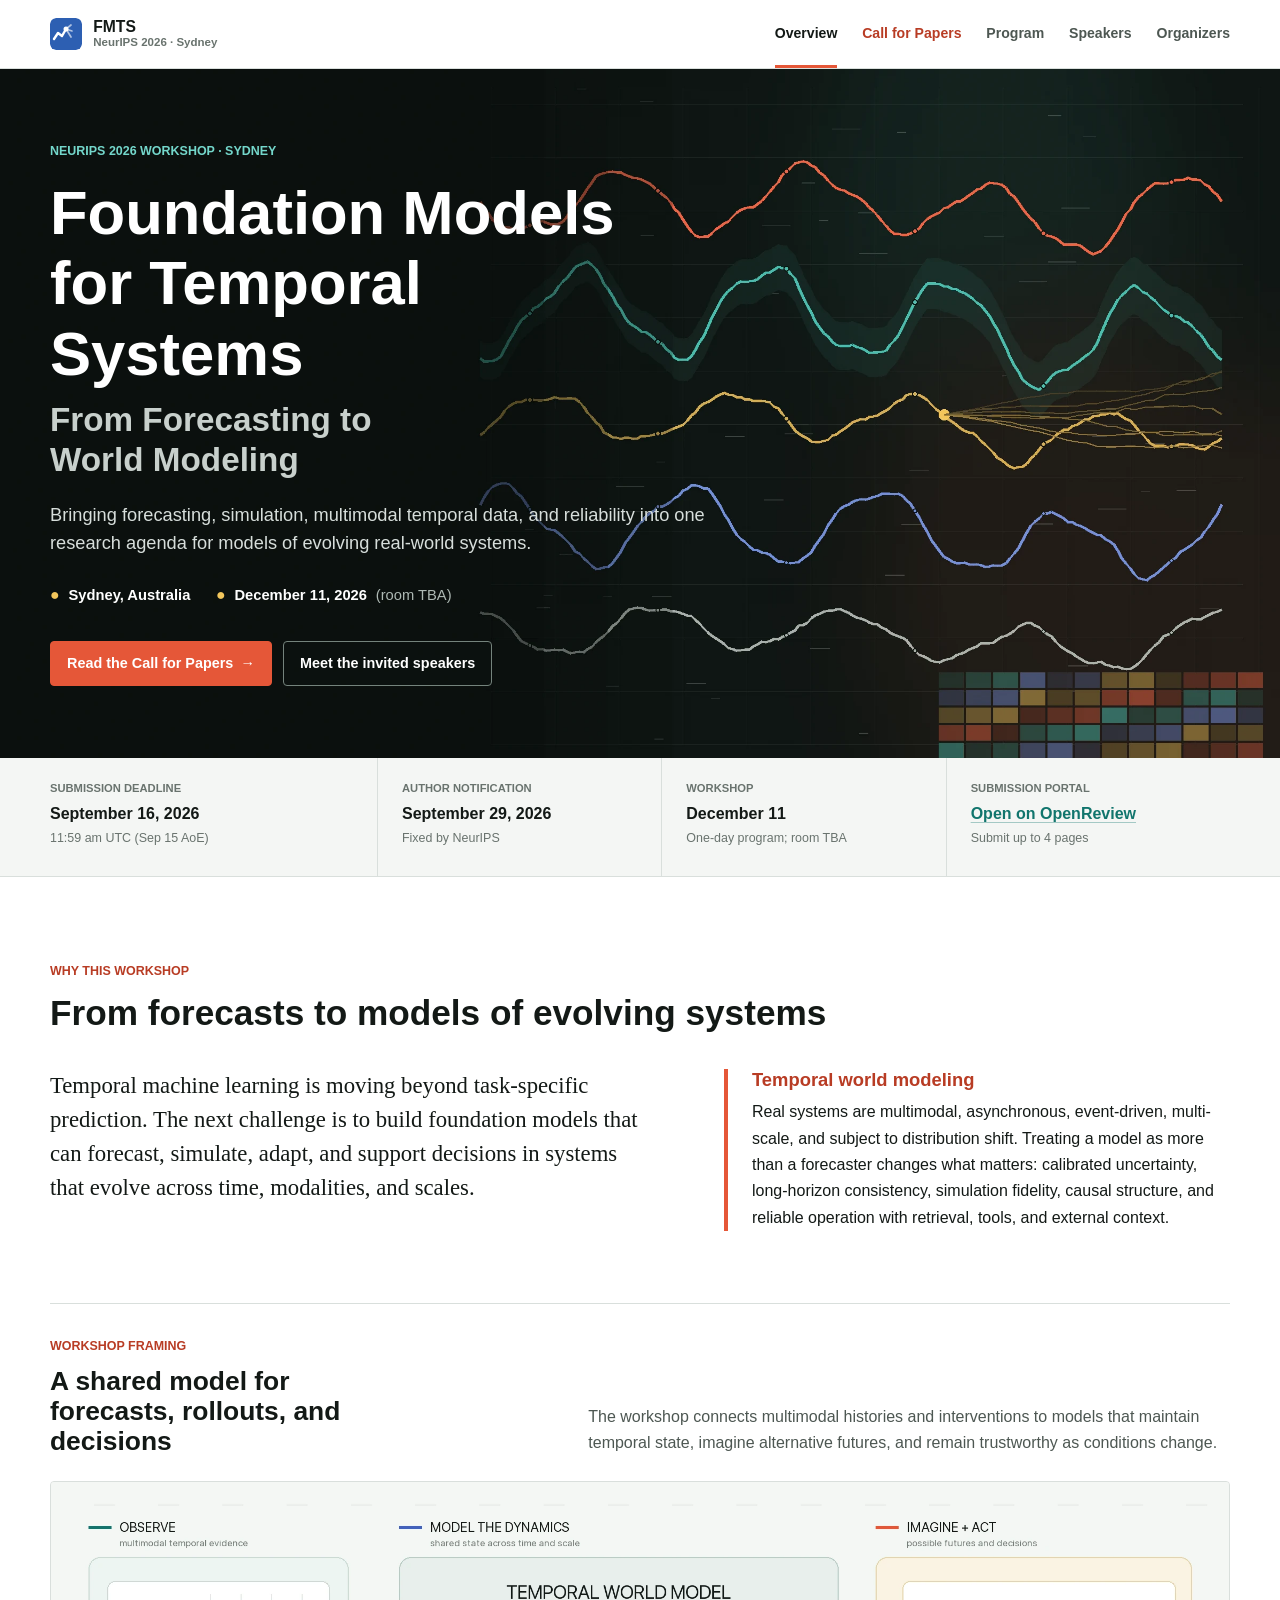
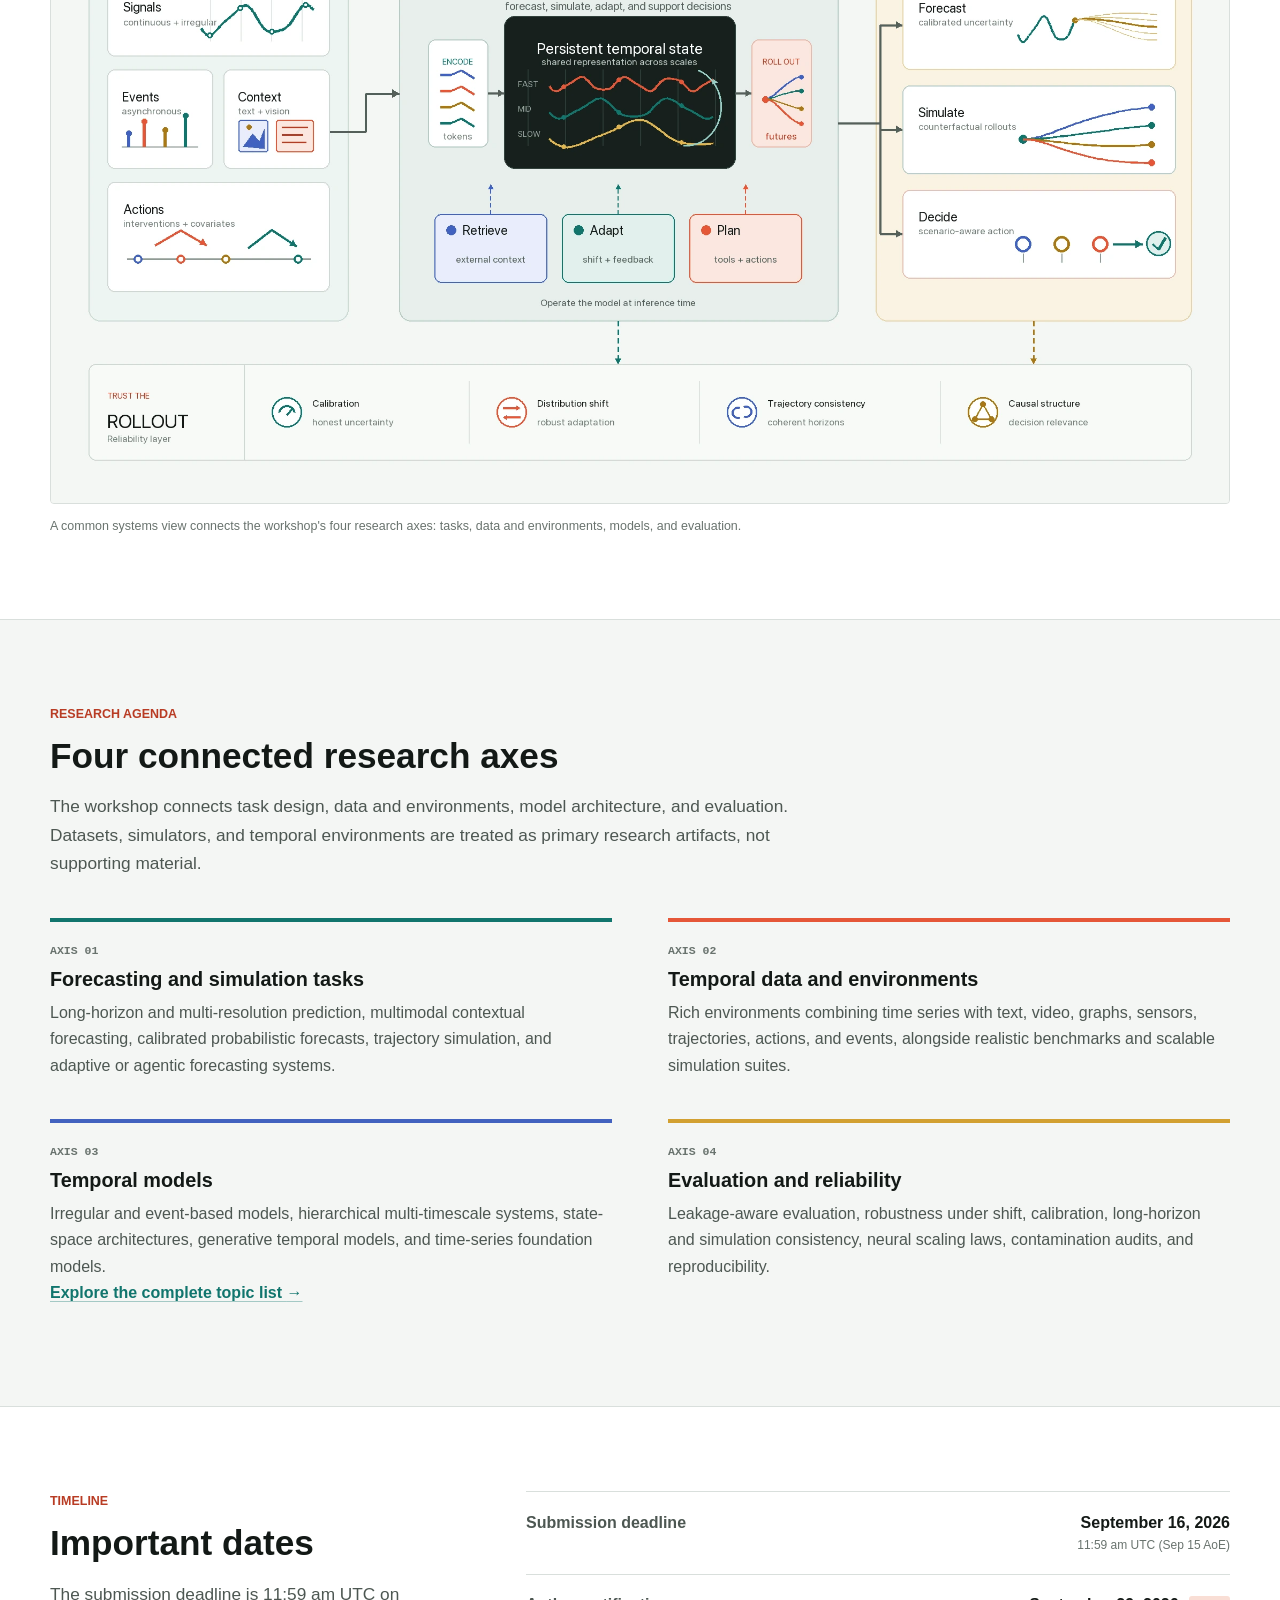
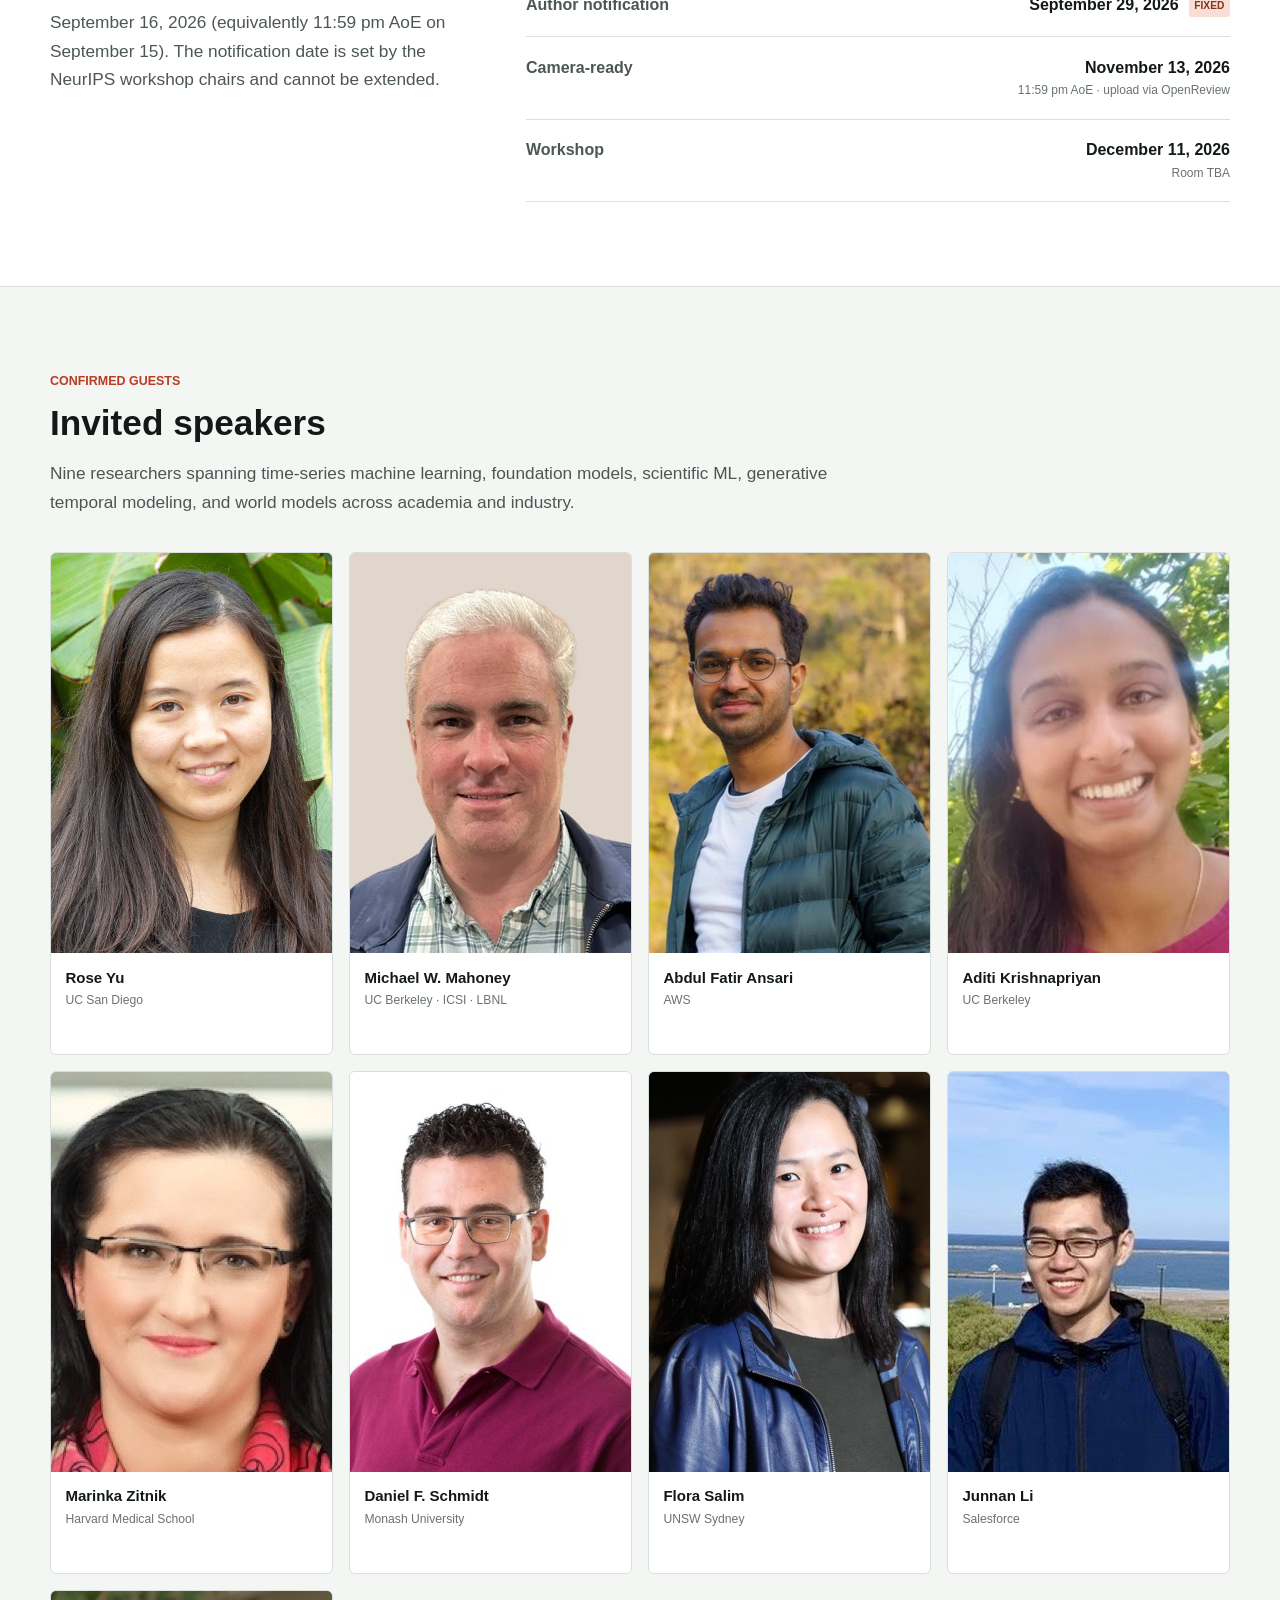
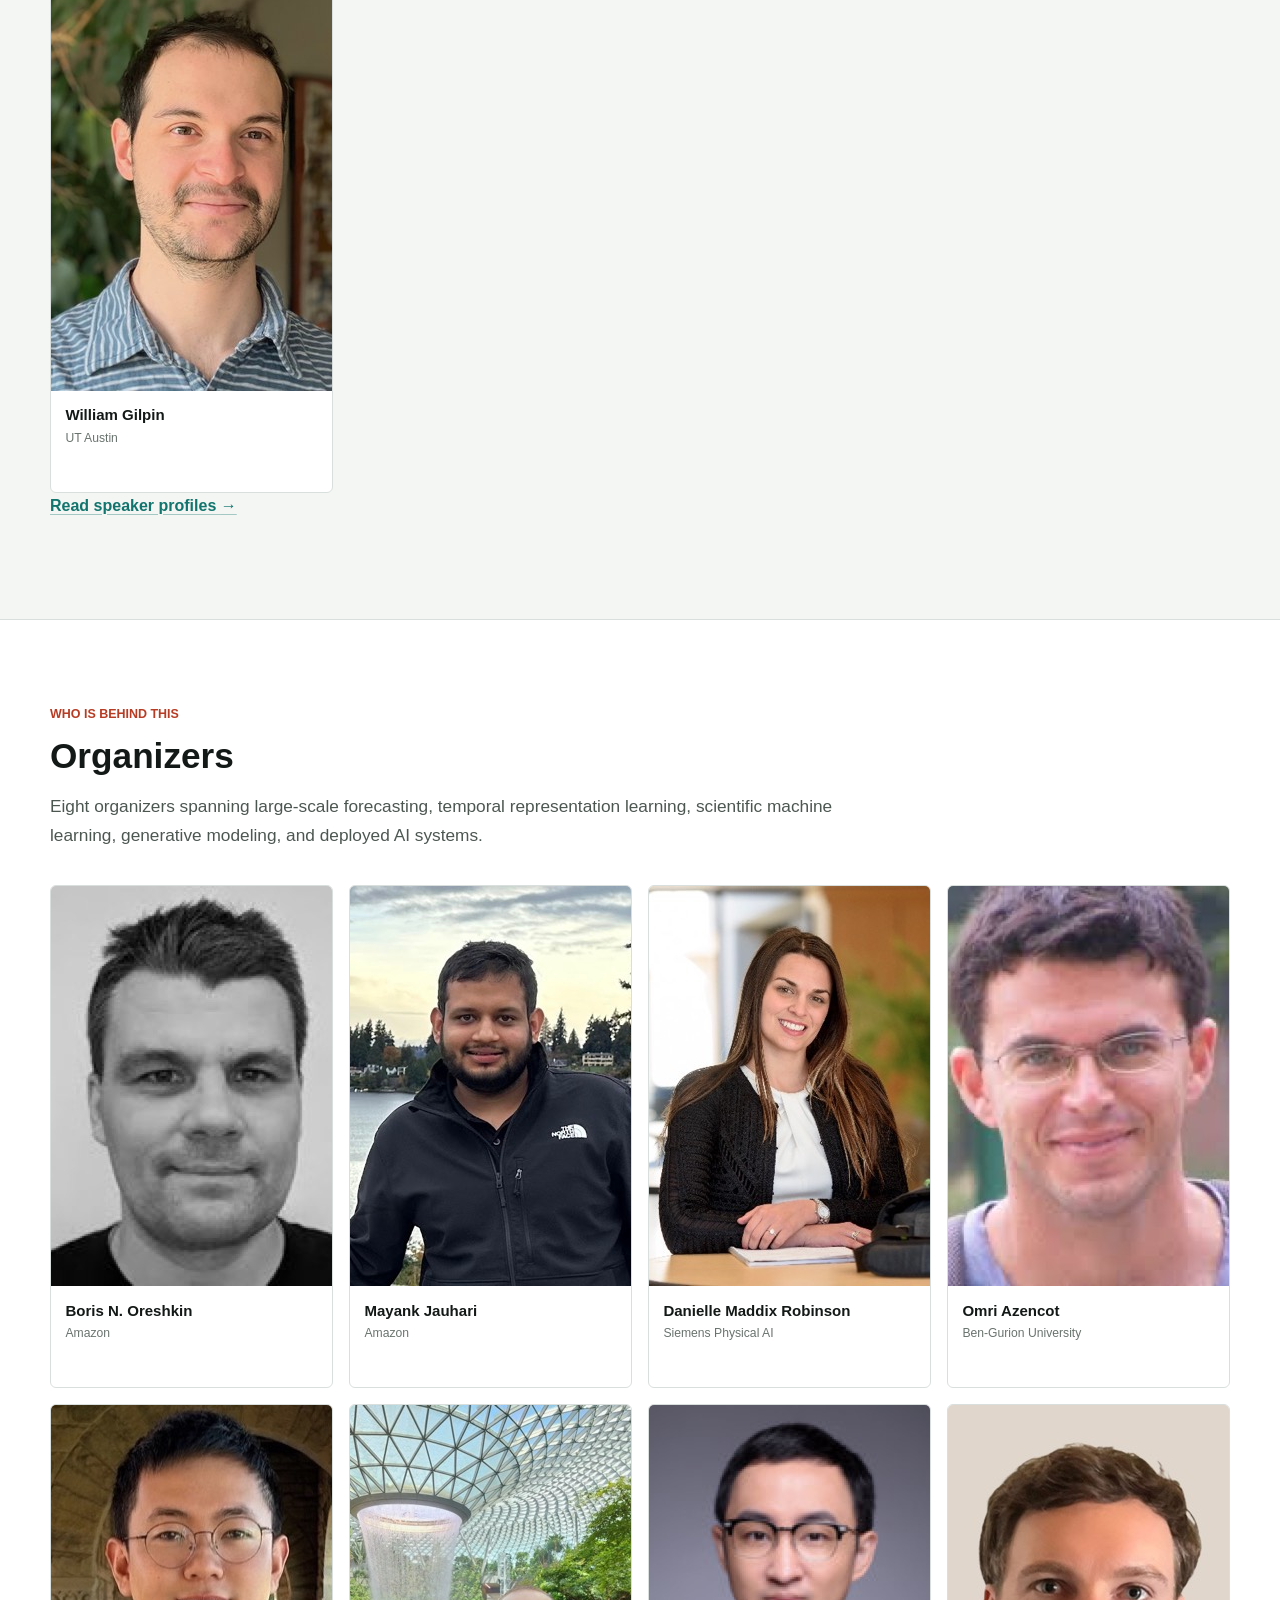
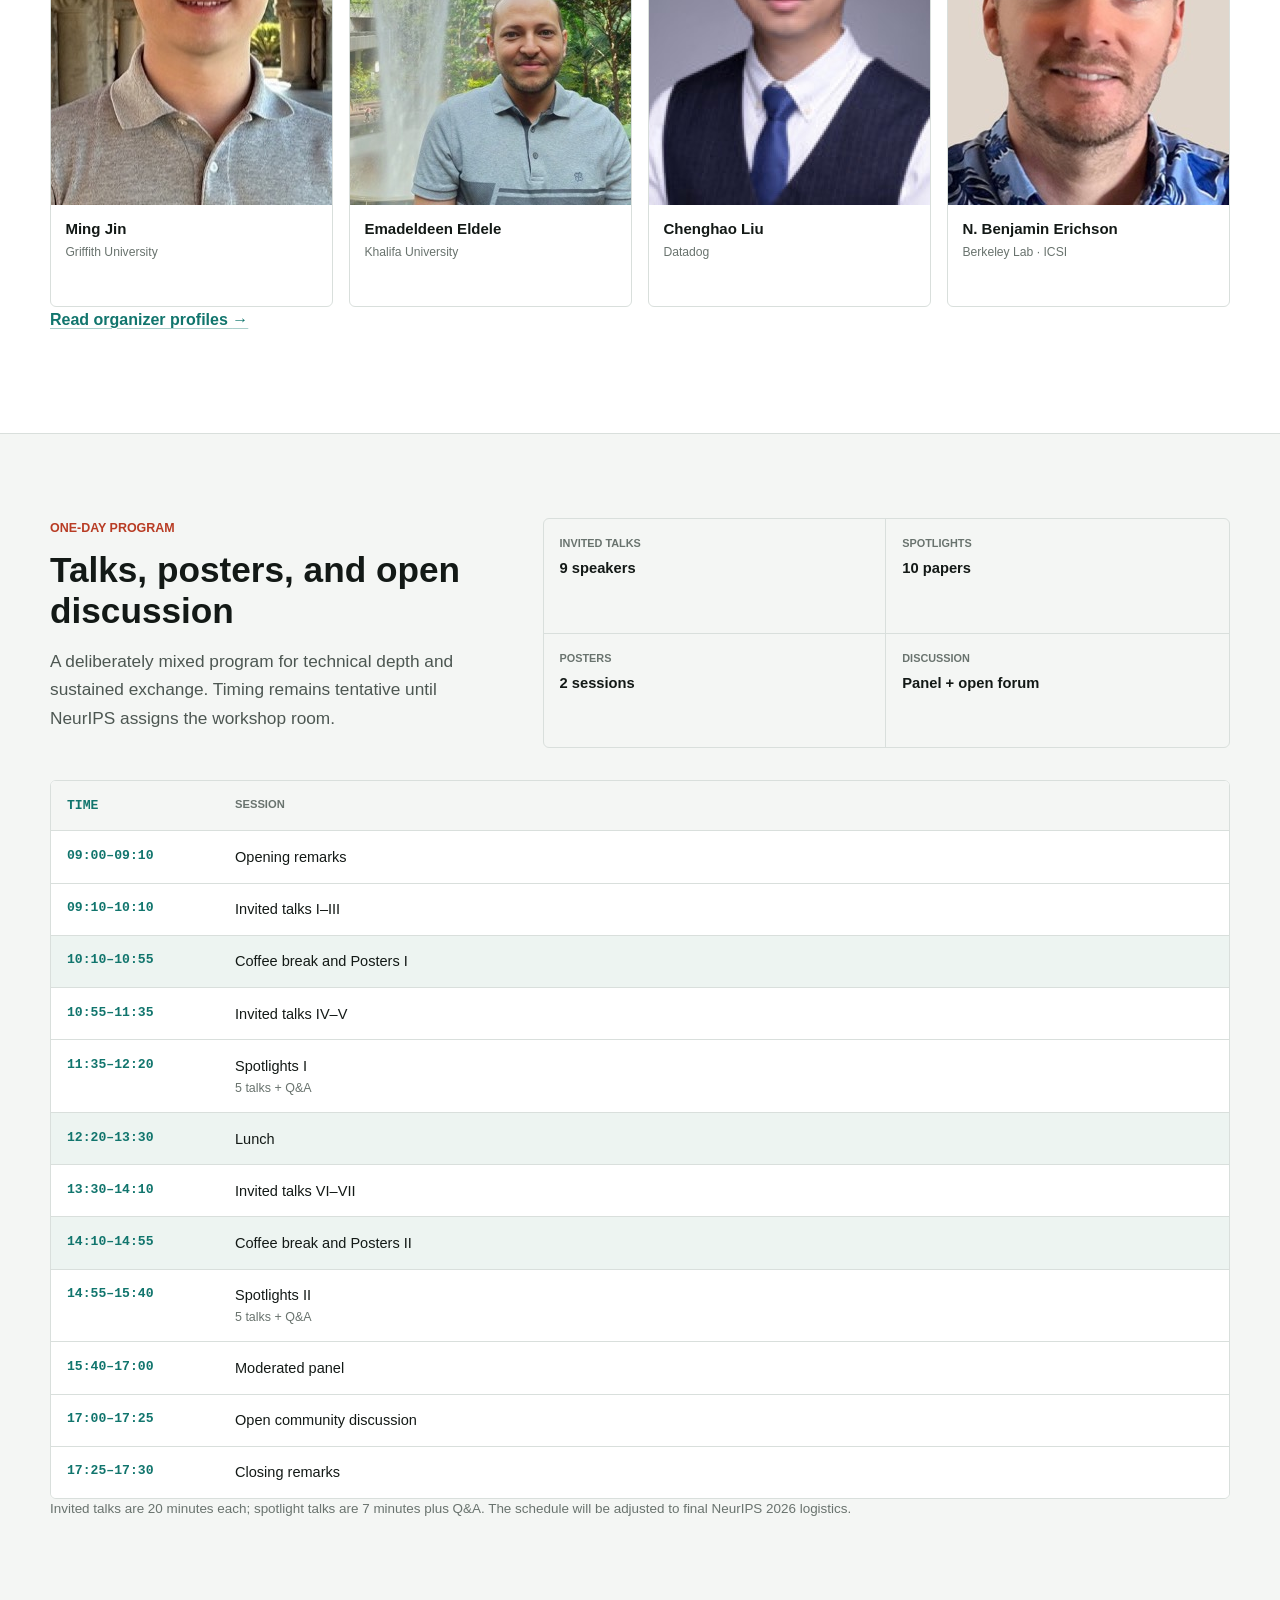
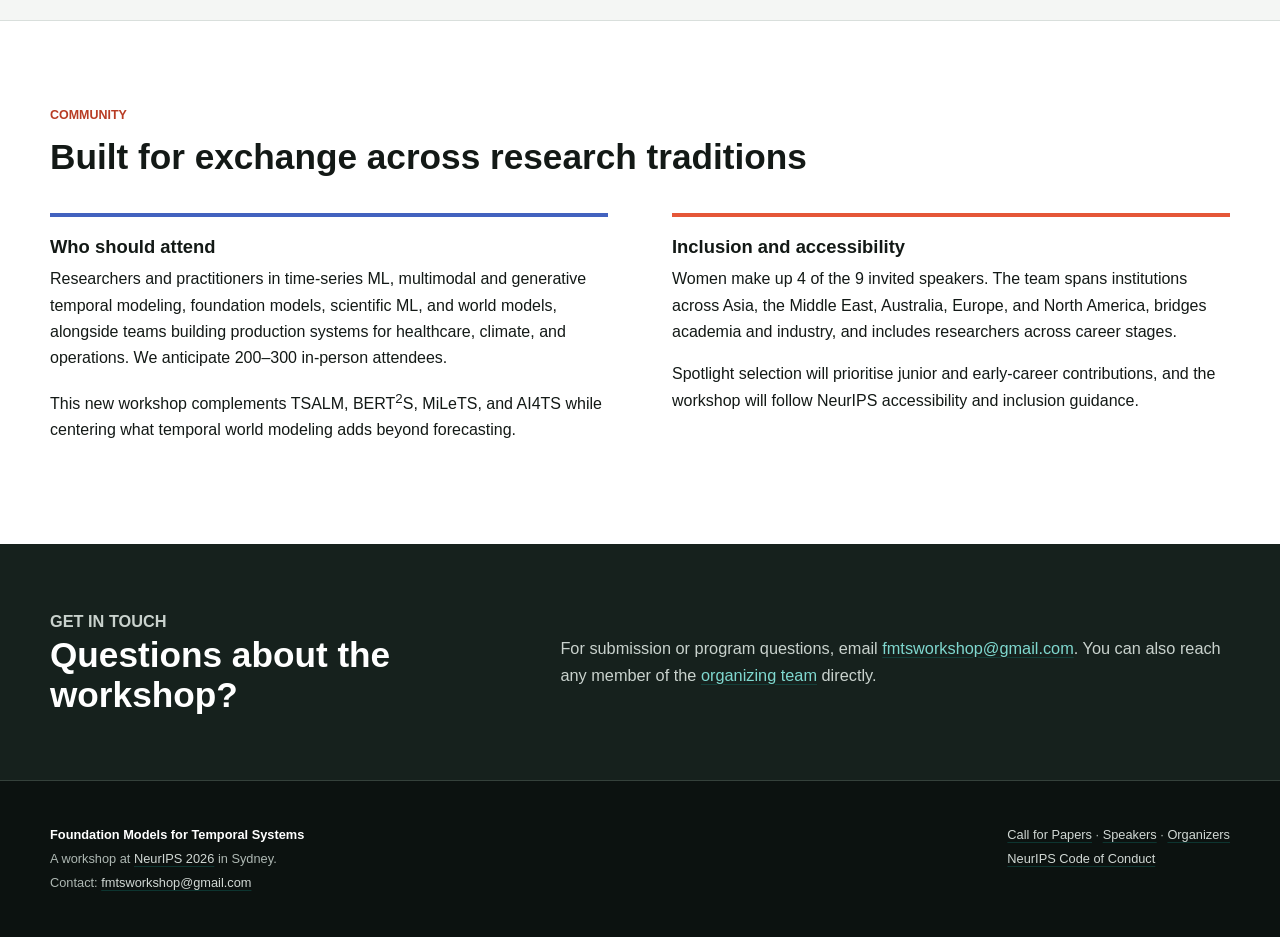
<file: index.html>
<!DOCTYPE html>
<html lang="en">
<head>
  <meta charset="utf-8">
  <meta name="viewport" content="width=device-width, initial-scale=1">
  <title>FMTS @ NeurIPS 2026 | Foundation Models for Temporal Systems</title>
  <meta name="description" content="Foundation Models for Temporal Systems: From Forecasting to World Modeling, a NeurIPS 2026 workshop in Sydney on forecasting, simulation, and reliable temporal AI.">
  <link rel="icon" href="assets/img/favicon.svg" type="image/svg+xml">
  <link rel="stylesheet" href="assets/css/site.css">
  <meta property="og:type" content="website">
  <meta property="og:title" content="Foundation Models for Temporal Systems @ NeurIPS 2026">
  <meta property="og:description" content="A NeurIPS 2026 workshop on forecasting, simulation, and reliable temporal world modeling.">
</head>
<body data-page="overview">
  <a class="skip-link" href="#main-content">Skip to main content</a>

  <!-- Keep this navigation in sync across all four pages. -->
  <nav class="site-nav" aria-label="Primary navigation">
    <div class="wrap nav-inner">
      <a class="brand" href="index.html" aria-label="FMTS workshop home">
        <img class="brand-mark" src="assets/img/favicon.svg" alt="" width="32" height="32">
        <span class="brand-copy">
          <span class="brand-name">FMTS</span>
          <span class="brand-venue">NeurIPS 2026 · Sydney</span>
        </span>
      </a>
      <button class="nav-toggle" type="button" aria-controls="primary-navigation" aria-expanded="false" aria-label="Open navigation" title="Open navigation">&#9776;</button>
      <ul class="nav-links" id="primary-navigation">
        <li><a href="index.html" data-nav="overview">Overview</a></li>
        <li><a class="nav-cfp" href="cfp.html" data-nav="cfp">Call for Papers</a></li>
        <li><a href="index.html#program" data-nav="program">Program</a></li>
        <li><a href="speakers.html" data-nav="speakers">Speakers</a></li>
        <li><a href="organizers.html" data-nav="organizers">Organizers</a></li>
      </ul>
    </div>
  </nav>

  <header class="hero-home">
    <div class="wrap hero-inner">
      <p class="hero-kicker">NeurIPS 2026 Workshop · Sydney</p>
      <h1>
        Foundation Models for Temporal Systems
        <span class="hero-title-detail">From Forecasting to World Modeling</span>
      </h1>
      <p class="hero-summary">Bringing forecasting, simulation, multimodal temporal data, and reliability into one research agenda for models of evolving real-world systems.</p>
      <div class="hero-meta" aria-label="Workshop logistics">
        <span class="hero-meta-item"><span class="meta-icon" aria-hidden="true">&#9679;</span>Sydney, Australia</span>
        <span class="hero-meta-item"><span class="meta-icon" aria-hidden="true">&#9679;</span>December 11, 2026 <span class="meta-detail">(room TBA)</span></span>
      </div>
      <div class="btn-row">
        <a class="btn" href="cfp.html">Read the Call for Papers <span aria-hidden="true">→</span></a>
        <a class="btn btn-secondary" href="speakers.html">Meet the invited speakers</a>
      </div>
    </div>
  </header>

  <div class="status-band" aria-label="Important workshop status">
    <div class="wrap status-grid">
      <div class="status-item">
        <span class="status-label">Submission deadline</span>
        <span class="status-value">September 16, 2026</span>
        <span class="status-note">11:59 am UTC (Sep 15 AoE)</span>
      </div>
      <div class="status-item">
        <span class="status-label">Author notification</span>
        <span class="status-value">September 29, 2026</span>
        <span class="status-note">Fixed by NeurIPS</span>
      </div>
      <div class="status-item">
        <span class="status-label">Workshop</span>
        <span class="status-value">December 11</span>
        <span class="status-note">One-day program; room TBA</span>
      </div>
      <div class="status-item">
        <span class="status-label">Submission portal</span>
        <span class="status-value status-open"><a href="https://openreview.net/group?id=NeurIPS.cc/2026/Workshop/FMTS">Open on OpenReview</a></span>
        <span class="status-note">Submit up to 4 pages</span>
      </div>
    </div>
  </div>

  <main id="main-content">
    <section class="section" id="overview">
      <div class="wrap">
        <div class="section-head">
          <p class="section-kicker">Why this workshop</p>
          <h2>From forecasts to models of evolving systems</h2>
        </div>
        <div class="overview-grid">
          <p class="lede">Temporal machine learning is moving beyond task-specific prediction. The next challenge is to build foundation models that can forecast, simulate, adapt, and support decisions in systems that evolve across time, modalities, and scales.</p>
          <div class="thesis">
            <h3>Temporal world modeling</h3>
            <p>Real systems are multimodal, asynchronous, event-driven, multi-scale, and subject to distribution shift. Treating a model as more than a forecaster changes what matters: calibrated uncertainty, long-horizon consistency, simulation fidelity, causal structure, and reliable operation with retrieval, tools, and external context.</p>
          </div>
        </div>

        <figure class="concept-figure" aria-labelledby="world-model-figure-title">
          <div class="concept-figure-head">
            <div>
              <p class="section-kicker">Workshop framing</p>
              <h3 id="world-model-figure-title">A shared model for forecasts, rollouts, and decisions</h3>
            </div>
            <p>The workshop connects multimodal histories and interventions to models that maintain temporal state, imagine alternative futures, and remain trustworthy as conditions change.</p>
          </div>
          <div class="concept-figure-viewport">
            <picture>
              <source srcset="assets/img/temporal-world-modeling-map.webp" type="image/webp">
              <img class="world-model-art" src="assets/img/temporal-world-modeling-map.png" width="2200" height="1160" loading="lazy" alt="Systems diagram showing signals, events, context, and actions entering a persistent temporal state. The model forecasts, simulates, and supports decisions, with calibration, distribution shift, trajectory consistency, and causal structure forming a reliability layer.">
            </picture>
          </div>
          <figcaption>A common systems view connects the workshop's four research axes: tasks, data and environments, models, and evaluation.</figcaption>
        </figure>
      </div>
    </section>

    <section class="section section-muted" id="themes">
      <div class="wrap">
        <div class="section-head">
          <p class="section-kicker">Research agenda</p>
          <h2>Four connected research axes</h2>
          <p class="section-intro">The workshop connects task design, data and environments, model architecture, and evaluation. Datasets, simulators, and temporal environments are treated as primary research artifacts, not supporting material.</p>
        </div>

        <div class="axes-grid">
          <article class="axis">
            <span class="axis-index">AXIS 01</span>
            <h3>Forecasting and simulation tasks</h3>
            <p>Long-horizon and multi-resolution prediction, multimodal contextual forecasting, calibrated probabilistic forecasts, trajectory simulation, and adaptive or agentic forecasting systems.</p>
          </article>
          <article class="axis">
            <span class="axis-index">AXIS 02</span>
            <h3>Temporal data and environments</h3>
            <p>Rich environments combining time series with text, video, graphs, sensors, trajectories, actions, and events, alongside realistic benchmarks and scalable simulation suites.</p>
          </article>
          <article class="axis">
            <span class="axis-index">AXIS 03</span>
            <h3>Temporal models</h3>
            <p>Irregular and event-based models, hierarchical multi-timescale systems, state-space architectures, generative temporal models, and time-series foundation models.</p>
          </article>
          <article class="axis">
            <span class="axis-index">AXIS 04</span>
            <h3>Evaluation and reliability</h3>
            <p>Leakage-aware evaluation, robustness under shift, calibration, long-horizon and simulation consistency, neural scaling laws, contamination audits, and reproducibility.</p>
          </article>
        </div>
        <p><a class="text-link" href="cfp.html#topics">Explore the complete topic list <span aria-hidden="true">→</span></a></p>
      </div>
    </section>

    <section class="section" id="dates">
      <div class="wrap dates-layout">
        <div>
          <p class="section-kicker">Timeline</p>
          <h2>Important dates</h2>
          <p class="section-intro">The submission deadline is 11:59 am UTC on September 16, 2026 (equivalently 11:59 pm AoE on September 15). The notification date is set by the NeurIPS workshop chairs and cannot be extended.</p>
        </div>
        <div>
          <ul class="date-list">
            <li>
              <span class="date-label">Submission deadline</span>
              <span class="date-value">September 16, 2026<span class="date-note">11:59 am UTC (Sep 15 AoE)</span></span>
            </li>
            <li>
              <span class="date-label">Author notification</span>
              <span class="date-value">September 29, 2026 <span class="tag">Fixed</span></span>
            </li>
            <li>
              <span class="date-label">Camera-ready</span>
              <span class="date-value">November 13, 2026<span class="date-note">11:59 pm AoE · upload via OpenReview</span></span>
            </li>
            <li>
              <span class="date-label">Workshop</span>
              <span class="date-value">December 11, 2026<span class="date-note">Room TBA</span></span>
            </li>
          </ul>
        </div>
      </div>
    </section>

    <section class="section section-muted" id="speakers">
      <div class="wrap">
        <div class="section-head">
          <p class="section-kicker">Confirmed guests</p>
          <h2>Invited speakers</h2>
          <p class="section-intro">Nine researchers spanning time-series machine learning, foundation models, scientific ML, generative temporal modeling, and world models across academia and industry.</p>
        </div>

        <div class="speaker-grid">
          <figure class="speaker-tile">
            <img class="portrait" src="assets/img/people/rose-yu.jpg" alt="Rose Yu" data-name="Rose Yu" loading="lazy" width="400" height="400">
            <figcaption><a href="speakers.html"><span class="speaker-name">Rose Yu</span><span class="speaker-affil">UC San Diego</span></a></figcaption>
          </figure>
          <figure class="speaker-tile">
            <img class="portrait" src="assets/img/people/michael-mahoney.jpg" alt="Michael W. Mahoney" data-name="Michael W. Mahoney" loading="lazy" width="400" height="400">
            <figcaption><a href="speakers.html"><span class="speaker-name">Michael W. Mahoney</span><span class="speaker-affil">UC Berkeley · ICSI · LBNL</span></a></figcaption>
          </figure>
          <figure class="speaker-tile">
            <img class="portrait" src="assets/img/people/abdul-fatir-ansari.jpg" alt="Abdul Fatir Ansari" data-name="Abdul Fatir Ansari" loading="lazy" width="400" height="400">
            <figcaption><a href="speakers.html"><span class="speaker-name">Abdul Fatir Ansari</span><span class="speaker-affil">AWS</span></a></figcaption>
          </figure>
          <figure class="speaker-tile">
            <img class="portrait" src="assets/img/people/aditi-krishnapriyan.jpg" alt="Aditi Krishnapriyan" data-name="Aditi Krishnapriyan" loading="lazy" width="400" height="400">
            <figcaption><a href="speakers.html"><span class="speaker-name">Aditi Krishnapriyan</span><span class="speaker-affil">UC Berkeley</span></a></figcaption>
          </figure>
          <figure class="speaker-tile">
            <img class="portrait" src="assets/img/people/marinka-zitnik.jpg" alt="Marinka Zitnik" data-name="Marinka Zitnik" loading="lazy" width="400" height="400">
            <figcaption><a href="speakers.html"><span class="speaker-name">Marinka Zitnik</span><span class="speaker-affil">Harvard Medical School</span></a></figcaption>
          </figure>
          <figure class="speaker-tile">
            <img class="portrait" src="assets/img/people/daniel-schmidt.jpg" alt="Daniel F. Schmidt" data-name="Daniel Schmidt" loading="lazy" width="400" height="400">
            <figcaption><a href="speakers.html"><span class="speaker-name">Daniel F. Schmidt</span><span class="speaker-affil">Monash University</span></a></figcaption>
          </figure>
          <figure class="speaker-tile">
            <img class="portrait" src="assets/img/people/flora-salim.jpg" alt="Flora Salim" data-name="Flora Salim" loading="lazy" width="400" height="400">
            <figcaption><a href="speakers.html"><span class="speaker-name">Flora Salim</span><span class="speaker-affil">UNSW Sydney</span></a></figcaption>
          </figure>
          <figure class="speaker-tile">
            <img class="portrait" src="assets/img/people/junnan-li.jpg" alt="Junnan Li" data-name="Junnan Li" loading="lazy" width="400" height="400">
            <figcaption><a href="speakers.html"><span class="speaker-name">Junnan Li</span><span class="speaker-affil">Salesforce</span></a></figcaption>
          </figure>
          <figure class="speaker-tile">
            <img class="portrait" src="assets/img/people/william-gilpin.jpg" alt="William Gilpin" data-name="William Gilpin" loading="lazy" width="400" height="400">
            <figcaption><a href="speakers.html"><span class="speaker-name">William Gilpin</span><span class="speaker-affil">UT Austin</span></a></figcaption>
          </figure>
        </div>
        <p><a class="text-link" href="speakers.html">Read speaker profiles <span aria-hidden="true">→</span></a></p>
      </div>
    </section>

    <section class="section" id="organizers">
      <div class="wrap">
        <div class="section-head">
          <p class="section-kicker">Who is behind this</p>
          <h2>Organizers</h2>
          <p class="section-intro">Eight organizers spanning large-scale forecasting, temporal representation learning, scientific machine learning, generative modeling, and deployed AI systems.</p>
        </div>

        <div class="speaker-grid">
          <figure class="speaker-tile">
            <img class="portrait" src="assets/img/people/boris-oreshkin.jpg" alt="Boris N. Oreshkin" data-name="Boris Oreshkin" loading="lazy" width="400" height="400">
            <figcaption><a href="organizers.html"><span class="speaker-name">Boris N. Oreshkin</span><span class="speaker-affil">Amazon</span></a></figcaption>
          </figure>
          <figure class="speaker-tile">
            <img class="portrait" src="assets/img/people/mayank-jauhari.jpg" alt="Mayank Jauhari" data-name="Mayank Jauhari" loading="lazy" width="400" height="400">
            <figcaption><a href="organizers.html"><span class="speaker-name">Mayank Jauhari</span><span class="speaker-affil">Amazon</span></a></figcaption>
          </figure>
          <figure class="speaker-tile">
            <img class="portrait" src="assets/img/people/danielle-maddix-robinson.jpg" alt="Danielle Maddix Robinson" data-name="Danielle Maddix Robinson" loading="lazy" width="400" height="400">
            <figcaption><a href="organizers.html"><span class="speaker-name">Danielle Maddix Robinson</span><span class="speaker-affil">Siemens Physical AI</span></a></figcaption>
          </figure>
          <figure class="speaker-tile">
            <img class="portrait" src="assets/img/people/omri-azencot.jpg" alt="Omri Azencot" data-name="Omri Azencot" loading="lazy" width="400" height="400">
            <figcaption><a href="organizers.html"><span class="speaker-name">Omri Azencot</span><span class="speaker-affil">Ben-Gurion University</span></a></figcaption>
          </figure>
          <figure class="speaker-tile">
            <img class="portrait" src="assets/img/people/ming-jin.jpg" alt="Ming Jin" data-name="Ming Jin" loading="lazy" width="400" height="400">
            <figcaption><a href="organizers.html"><span class="speaker-name">Ming Jin</span><span class="speaker-affil">Griffith University</span></a></figcaption>
          </figure>
          <figure class="speaker-tile">
            <img class="portrait" src="assets/img/people/emadeldeen-eldele.jpg" alt="Emadeldeen Eldele" data-name="Emadeldeen Eldele" loading="lazy" width="400" height="400">
            <figcaption><a href="organizers.html"><span class="speaker-name">Emadeldeen Eldele</span><span class="speaker-affil">Khalifa University</span></a></figcaption>
          </figure>
          <figure class="speaker-tile">
            <img class="portrait" src="assets/img/people/chenghao-liu.jpg" alt="Chenghao Liu" data-name="Chenghao Liu" loading="lazy" width="400" height="400">
            <figcaption><a href="organizers.html"><span class="speaker-name">Chenghao Liu</span><span class="speaker-affil">Datadog</span></a></figcaption>
          </figure>
          <figure class="speaker-tile">
            <img class="portrait" src="assets/img/people/benjamin-erichson.jpg" alt="N. Benjamin Erichson" data-name="Benjamin Erichson" loading="lazy" width="400" height="400">
            <figcaption><a href="organizers.html"><span class="speaker-name">N. Benjamin Erichson</span><span class="speaker-affil">Berkeley Lab · ICSI</span></a></figcaption>
          </figure>
        </div>
        <p><a class="text-link" href="organizers.html">Read organizer profiles <span aria-hidden="true">→</span></a></p>
      </div>
    </section>

    <section class="section section-muted" id="program">
      <div class="wrap">
        <div class="program-intro">
          <div>
            <p class="section-kicker">One-day program</p>
            <h2>Talks, posters, and open discussion</h2>
            <p class="section-intro">A deliberately mixed program for technical depth and sustained exchange. Timing remains tentative until NeurIPS assigns the workshop room.</p>
          </div>
          <dl class="program-facts">
            <div><dt>Invited talks</dt><dd>9 speakers</dd></div>
            <div><dt>Spotlights</dt><dd>10 papers</dd></div>
            <div><dt>Posters</dt><dd>2 sessions</dd></div>
            <div><dt>Discussion</dt><dd>Panel + open forum</dd></div>
          </dl>
        </div>

        <div class="table-wrap schedule">
          <table>
            <caption class="sr-only">Tentative one-day workshop schedule</caption>
            <thead>
              <tr><th scope="col">Time</th><th scope="col">Session</th></tr>
            </thead>
            <tbody>
              <tr><td>09:00–09:10</td><td>Opening remarks</td></tr>
              <tr><td>09:10–10:10</td><td>Invited talks I–III</td></tr>
              <tr class="is-break"><td>10:10–10:55</td><td>Coffee break and Posters I</td></tr>
              <tr><td>10:55–11:35</td><td>Invited talks IV–V</td></tr>
              <tr><td>11:35–12:20</td><td>Spotlights I <span class="kind">5 talks + Q&amp;A</span></td></tr>
              <tr class="is-break"><td>12:20–13:30</td><td>Lunch</td></tr>
              <tr><td>13:30–14:10</td><td>Invited talks VI–VII</td></tr>
              <tr class="is-break"><td>14:10–14:55</td><td>Coffee break and Posters II</td></tr>
              <tr><td>14:55–15:40</td><td>Spotlights II <span class="kind">5 talks + Q&amp;A</span></td></tr>
              <tr><td>15:40–17:00</td><td>Moderated panel</td></tr>
              <tr><td>17:00–17:25</td><td>Open community discussion</td></tr>
              <tr><td>17:25–17:30</td><td>Closing remarks</td></tr>
            </tbody>
          </table>
        </div>
        <p class="note">Invited talks are 20 minutes each; spotlight talks are 7 minutes plus Q&amp;A. The schedule will be adjusted to final NeurIPS 2026 logistics.</p>
      </div>
    </section>

    <section class="section" id="community">
      <div class="wrap">
        <div class="section-head">
          <p class="section-kicker">Community</p>
          <h2>Built for exchange across research traditions</h2>
        </div>
        <div class="community-grid">
          <article class="community-block">
            <h3>Who should attend</h3>
            <p>Researchers and practitioners in time-series ML, multimodal and generative temporal modeling, foundation models, scientific ML, and world models, alongside teams building production systems for healthcare, climate, and operations. We anticipate 200–300 in-person attendees.</p>
            <p>This new workshop complements TSALM, BERT<sup>2</sup>S, MiLeTS, and AI4TS while centering what temporal world modeling adds beyond forecasting.</p>
          </article>
          <article class="community-block">
            <h3>Inclusion and accessibility</h3>
            <p>Women make up 4 of the 9 invited speakers. The team spans institutions across Asia, the Middle East, Australia, Europe, and North America, bridges academia and industry, and includes researchers across career stages.</p>
            <p>Spotlight selection will prioritise junior and early-career contributions, and the workshop will follow NeurIPS accessibility and inclusion guidance.</p>
          </article>
        </div>
      </div>
    </section>

    <section class="contact-band" id="contact">
      <div class="wrap contact-layout">
        <div>
          <p class="section-kicker">Get in touch</p>
          <h2>Questions about the workshop?</h2>
        </div>
        <p>For submission or program questions, email
          <a href="mailto:fmtsworkshop@gmail.com">fmtsworkshop@gmail.com</a>. You can also reach any
          member of the <a href="organizers.html">organizing team</a> directly.
        </p>
      </div>
    </section>
  </main>

  <footer class="site-footer">
    <div class="wrap footer-inner">
      <div>
        <p><strong>Foundation Models for Temporal Systems</strong></p>
        <p>A workshop at <a href="https://neurips.cc/Conferences/2026/">NeurIPS 2026</a> in Sydney.</p>
        <p>Contact: <a href="mailto:fmtsworkshop@gmail.com">fmtsworkshop@gmail.com</a></p>
      </div>
      <div>
        <p><a href="cfp.html">Call for Papers</a> · <a href="speakers.html">Speakers</a> · <a href="organizers.html">Organizers</a></p>
        <p><a href="https://neurips.cc/Conferences/2026/CodeOfConduct">NeurIPS Code of Conduct</a></p>
      </div>
    </div>
  </footer>

  <script src="assets/js/include.js"></script>
</body>
</html>
</file>
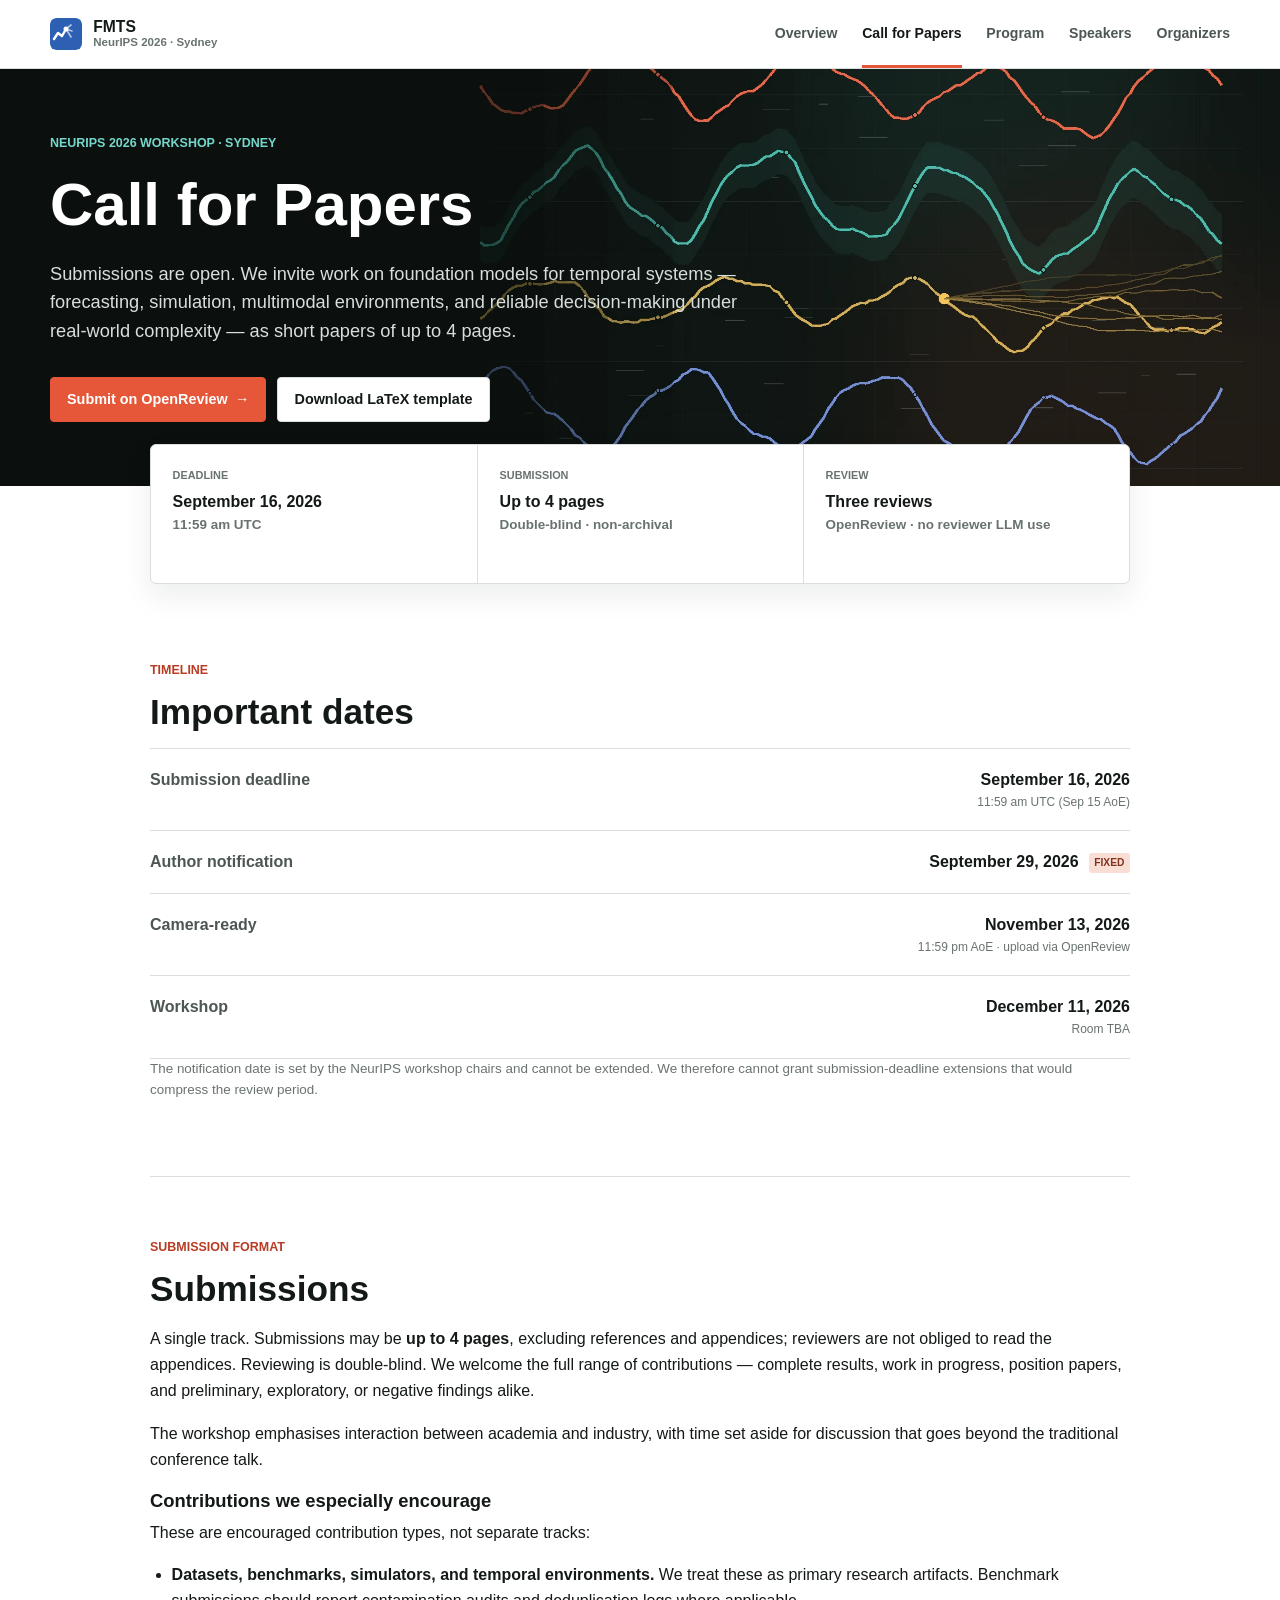
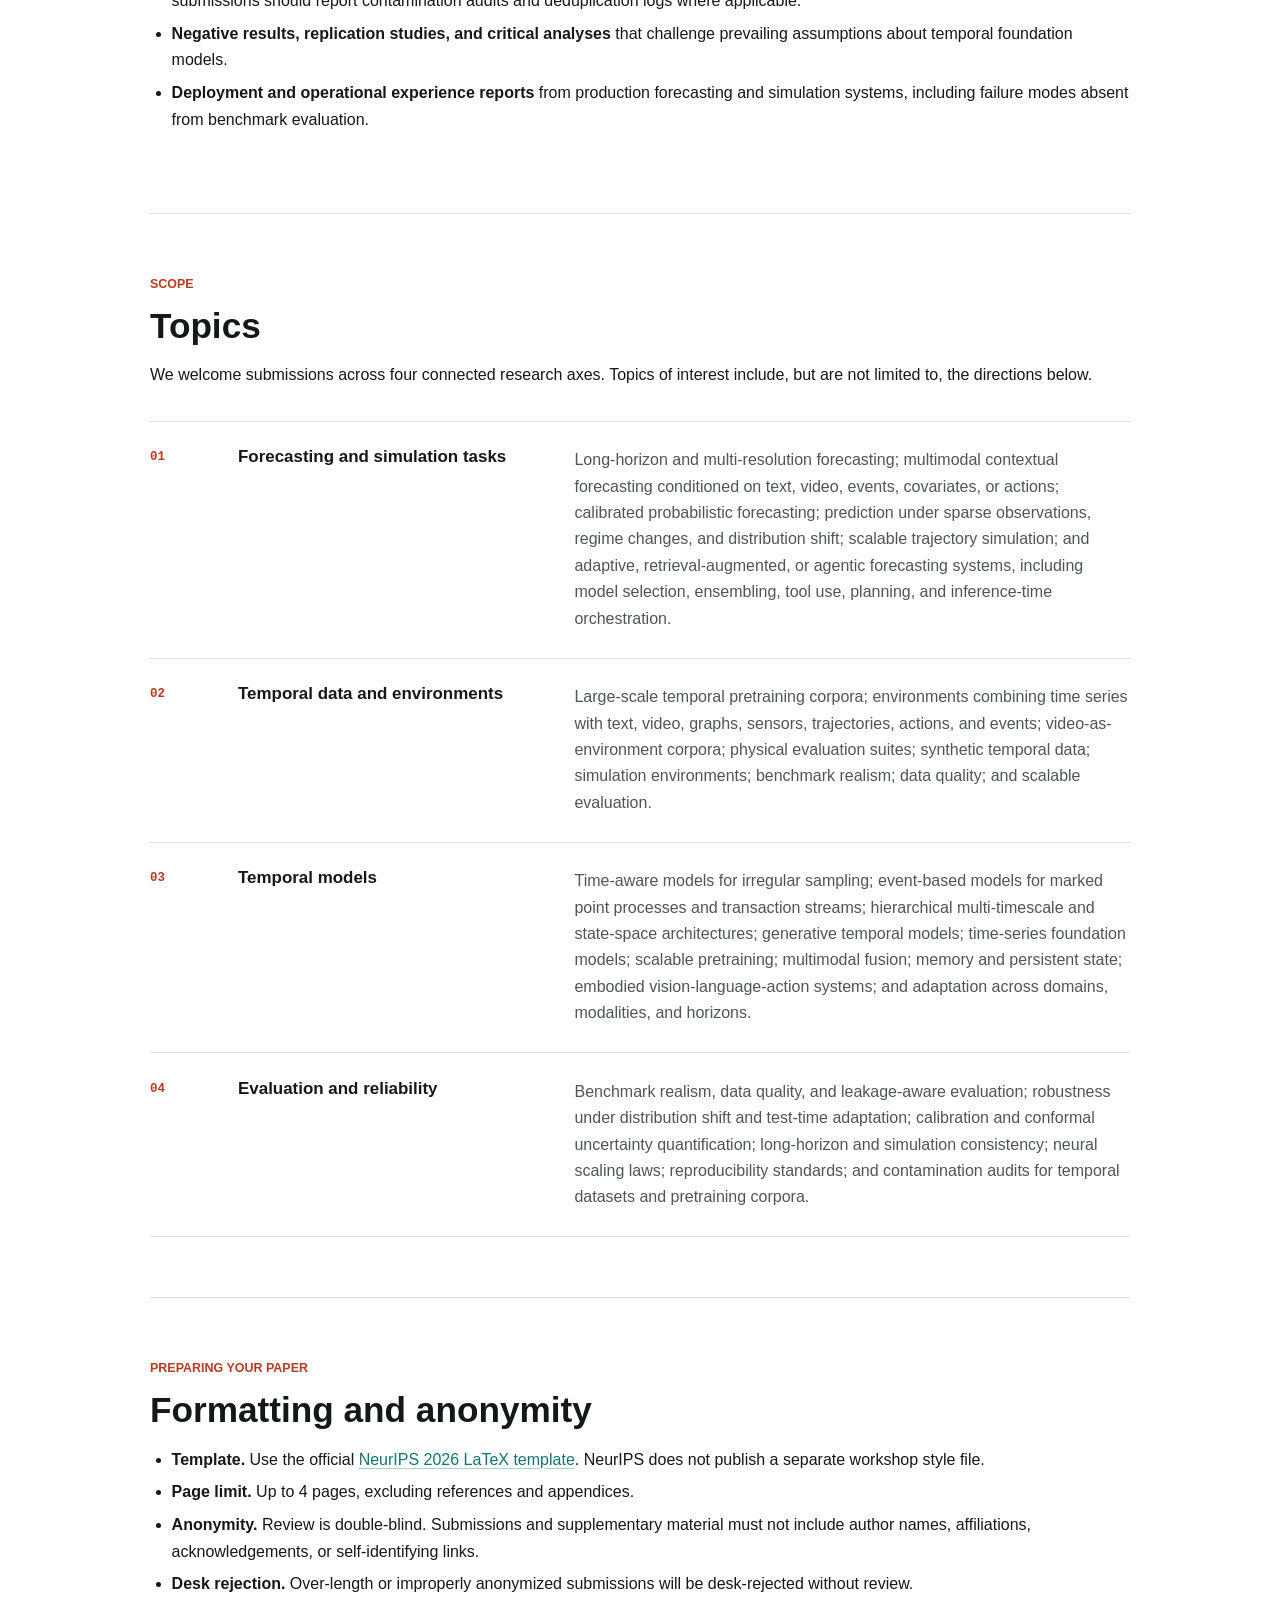
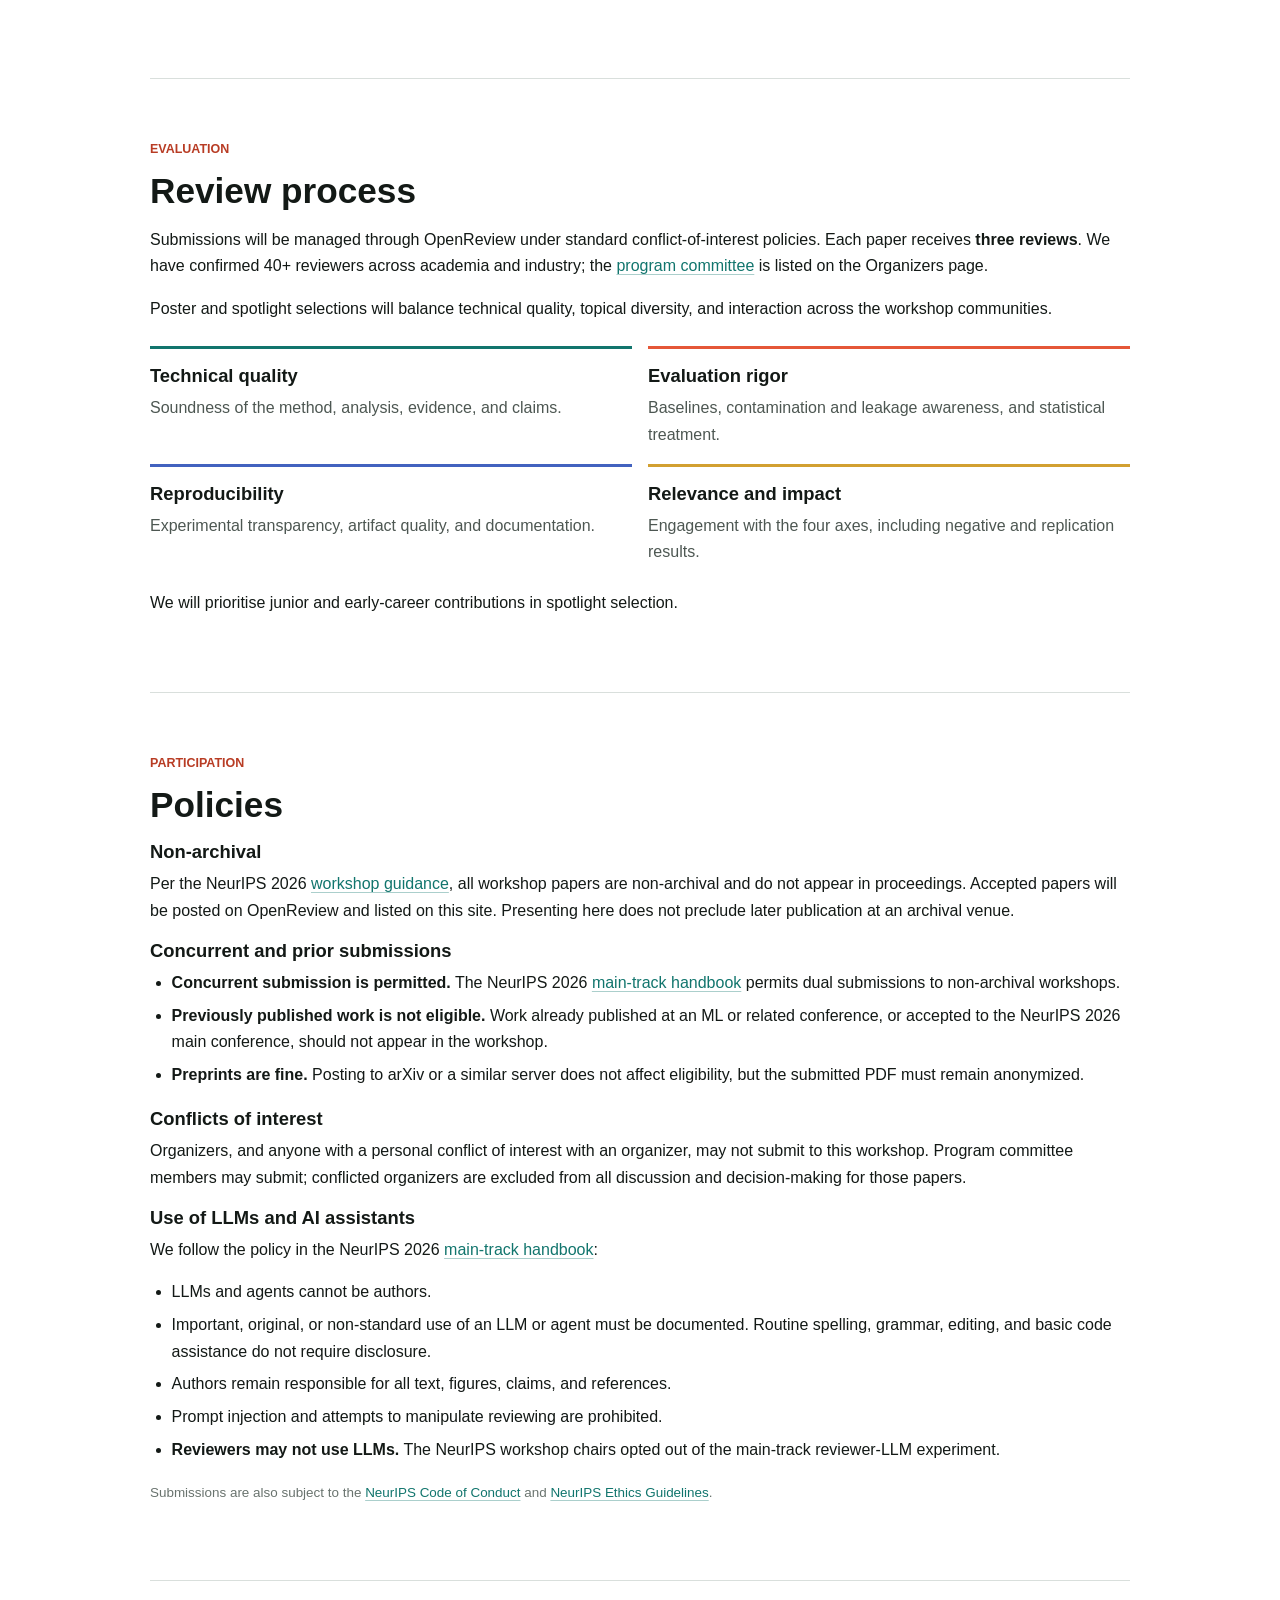
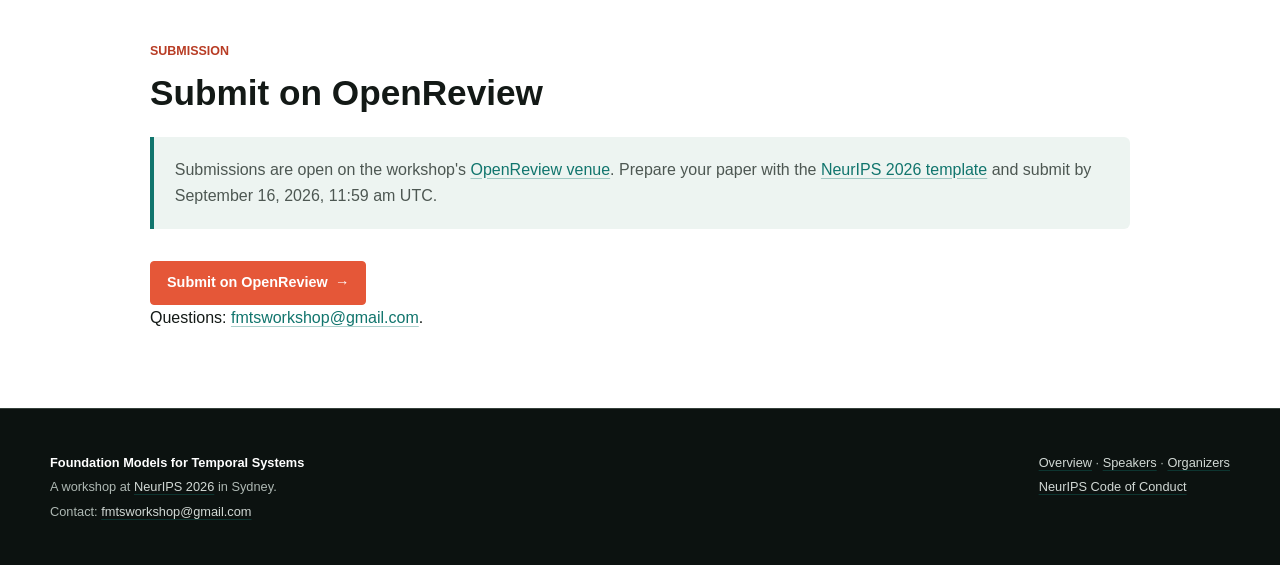
<file: cfp.html>
<!DOCTYPE html>
<html lang="en">
<head>
  <meta charset="utf-8">
  <meta name="viewport" content="width=device-width, initial-scale=1">
  <title>Call for Papers | FMTS @ NeurIPS 2026</title>
  <meta name="description" content="Call for Papers for the NeurIPS 2026 workshop on Foundation Models for Temporal Systems. Submissions are due September 16, 2026, 11:59 UTC.">
  <link rel="icon" href="assets/img/favicon.svg" type="image/svg+xml">
  <link rel="stylesheet" href="assets/css/site.css">
  <meta property="og:type" content="website">
  <meta property="og:title" content="Call for Papers | Foundation Models for Temporal Systems">
  <meta property="og:description" content="Non-archival, double-blind submissions due September 16, 2026, 11:59 UTC.">
</head>
<body data-page="cfp">
  <a class="skip-link" href="#main-content">Skip to main content</a>

  <nav class="site-nav" aria-label="Primary navigation">
    <div class="wrap nav-inner">
      <a class="brand" href="index.html" aria-label="FMTS workshop home">
        <img class="brand-mark" src="assets/img/favicon.svg" alt="" width="32" height="32">
        <span class="brand-copy">
          <span class="brand-name">FMTS</span>
          <span class="brand-venue">NeurIPS 2026 · Sydney</span>
        </span>
      </a>
      <button class="nav-toggle" type="button" aria-controls="primary-navigation" aria-expanded="false" aria-label="Open navigation" title="Open navigation">&#9776;</button>
      <ul class="nav-links" id="primary-navigation">
        <li><a href="index.html" data-nav="overview">Overview</a></li>
        <li><a class="nav-cfp" href="cfp.html" data-nav="cfp">Call for Papers</a></li>
        <li><a href="index.html#program" data-nav="program">Program</a></li>
        <li><a href="speakers.html" data-nav="speakers">Speakers</a></li>
        <li><a href="organizers.html" data-nav="organizers">Organizers</a></li>
      </ul>
    </div>
  </nav>

  <header class="page-hero">
    <div class="wrap hero-inner">
      <p class="hero-kicker">NeurIPS 2026 Workshop · Sydney</p>
      <h1>Call for Papers</h1>
      <p class="hero-summary">Submissions are open. We invite work on foundation models for temporal systems — forecasting, simulation, multimodal environments, and reliable decision-making under real-world complexity — as short papers of up to 4 pages.</p>
      <div class="btn-row">
        <a class="btn" href="https://openreview.net/group?id=NeurIPS.cc/2026/Workshop/FMTS">Submit on OpenReview <span aria-hidden="true">→</span></a>
        <a class="btn btn-light" href="https://media.neurips.cc/Conferences/NeurIPS2026/Formatting_Instructions_For_NeurIPS_2026.zip">Download LaTeX template</a>
      </div>
    </div>
  </header>

  <main class="wrap cfp-main" id="main-content">
    <dl class="cfp-summary" aria-label="Submission summary">
      <div>
        <dt>Deadline</dt>
        <dd>September 16, 2026<br><span class="note">11:59 am UTC</span></dd>
      </div>
      <div>
        <dt>Submission</dt>
        <dd>Up to 4 pages<br><span class="note">Double-blind · non-archival</span></dd>
      </div>
      <div>
        <dt>Review</dt>
        <dd>Three reviews<br><span class="note">OpenReview · no reviewer LLM use</span></dd>
      </div>
    </dl>

    <section id="dates">
      <p class="section-kicker">Timeline</p>
      <h2>Important dates</h2>
      <ul class="date-list">
        <li>
          <span class="date-label">Submission deadline</span>
          <span class="date-value">September 16, 2026<span class="date-note">11:59 am UTC (Sep 15 AoE)</span></span>
        </li>
        <li>
          <span class="date-label">Author notification</span>
          <span class="date-value">September 29, 2026 <span class="tag">Fixed</span></span>
        </li>
        <li>
          <span class="date-label">Camera-ready</span>
          <span class="date-value">November 13, 2026<span class="date-note">11:59 pm AoE · upload via OpenReview</span></span>
        </li>
        <li>
          <span class="date-label">Workshop</span>
          <span class="date-value">December 11, 2026<span class="date-note">Room TBA</span></span>
        </li>
      </ul>
      <p class="note">The notification date is set by the NeurIPS workshop chairs and cannot be extended. We therefore cannot grant submission-deadline extensions that would compress the review period.</p>
    </section>

    <section id="tracks">
      <p class="section-kicker">Submission format</p>
      <h2>Submissions</h2>
      <p>A single track. Submissions may be <strong>up to 4 pages</strong>, excluding references and appendices; reviewers are not obliged to read the appendices. Reviewing is double-blind. We welcome the full range of contributions — complete results, work in progress, position papers, and preliminary, exploratory, or negative findings alike.</p>
      <p>The workshop emphasises interaction between academia and industry, with time set aside for discussion that goes beyond the traditional conference talk.</p>

      <h3>Contributions we especially encourage</h3>
      <p>These are encouraged contribution types, not separate tracks:</p>
      <ul>
        <li><strong>Datasets, benchmarks, simulators, and temporal environments.</strong> We treat these as primary research artifacts. Benchmark submissions should report contamination audits and deduplication logs where applicable.</li>
        <li><strong>Negative results, replication studies, and critical analyses</strong> that challenge prevailing assumptions about temporal foundation models.</li>
        <li><strong>Deployment and operational experience reports</strong> from production forecasting and simulation systems, including failure modes absent from benchmark evaluation.</li>
      </ul>
    </section>

    <section id="topics">
      <p class="section-kicker">Scope</p>
      <h2>Topics</h2>
      <p>We welcome submissions across four connected research axes. Topics of interest include, but are not limited to, the directions below.</p>

      <div class="topic-list">
        <article class="topic">
          <span class="topic-number">01</span>
          <h3>Forecasting and simulation tasks</h3>
          <p>Long-horizon and multi-resolution forecasting; multimodal contextual forecasting conditioned on text, video, events, covariates, or actions; calibrated probabilistic forecasting; prediction under sparse observations, regime changes, and distribution shift; scalable trajectory simulation; and adaptive, retrieval-augmented, or agentic forecasting systems, including model selection, ensembling, tool use, planning, and inference-time orchestration.</p>
        </article>
        <article class="topic">
          <span class="topic-number">02</span>
          <h3>Temporal data and environments</h3>
          <p>Large-scale temporal pretraining corpora; environments combining time series with text, video, graphs, sensors, trajectories, actions, and events; video-as-environment corpora; physical evaluation suites; synthetic temporal data; simulation environments; benchmark realism; data quality; and scalable evaluation.</p>
        </article>
        <article class="topic">
          <span class="topic-number">03</span>
          <h3>Temporal models</h3>
          <p>Time-aware models for irregular sampling; event-based models for marked point processes and transaction streams; hierarchical multi-timescale and state-space architectures; generative temporal models; time-series foundation models; scalable pretraining; multimodal fusion; memory and persistent state; embodied vision-language-action systems; and adaptation across domains, modalities, and horizons.</p>
        </article>
        <article class="topic">
          <span class="topic-number">04</span>
          <h3>Evaluation and reliability</h3>
          <p>Benchmark realism, data quality, and leakage-aware evaluation; robustness under distribution shift and test-time adaptation; calibration and conformal uncertainty quantification; long-horizon and simulation consistency; neural scaling laws; reproducibility standards; and contamination audits for temporal datasets and pretraining corpora.</p>
        </article>
      </div>
    </section>

    <section id="format">
      <p class="section-kicker">Preparing your paper</p>
      <h2>Formatting and anonymity</h2>
      <ul>
        <li><strong>Template.</strong> Use the official <a href="https://media.neurips.cc/Conferences/NeurIPS2026/Formatting_Instructions_For_NeurIPS_2026.zip">NeurIPS 2026 LaTeX template</a>. NeurIPS does not publish a separate workshop style file.</li>
        <li><strong>Page limit.</strong> Up to 4 pages, excluding references and appendices.</li>
        <li><strong>Anonymity.</strong> Review is double-blind. Submissions and supplementary material must not include author names, affiliations, acknowledgements, or self-identifying links.</li>
        <li><strong>Desk rejection.</strong> Over-length or improperly anonymized submissions will be desk-rejected without review.</li>
      </ul>
    </section>

    <section id="review">
      <p class="section-kicker">Evaluation</p>
      <h2>Review process</h2>
      <p>Submissions will be managed through OpenReview under standard conflict-of-interest policies. Each paper receives <strong>three reviews</strong>. We have confirmed 40+ reviewers across academia and industry; the <a href="organizers.html#committee">program committee</a> is listed on the Organizers page.</p>
      <p>Poster and spotlight selections will balance technical quality, topical diversity, and interaction across the workshop communities.</p>

      <div class="criteria-grid" aria-label="Review criteria">
        <article class="criterion">
          <h3>Technical quality</h3>
          <p>Soundness of the method, analysis, evidence, and claims.</p>
        </article>
        <article class="criterion">
          <h3>Evaluation rigor</h3>
          <p>Baselines, contamination and leakage awareness, and statistical treatment.</p>
        </article>
        <article class="criterion">
          <h3>Reproducibility</h3>
          <p>Experimental transparency, artifact quality, and documentation.</p>
        </article>
        <article class="criterion">
          <h3>Relevance and impact</h3>
          <p>Engagement with the four axes, including negative and replication results.</p>
        </article>
      </div>
      <p>We will prioritise junior and early-career contributions in spotlight selection.</p>
    </section>

    <section id="policies">
      <p class="section-kicker">Participation</p>
      <h2>Policies</h2>

      <h3>Non-archival</h3>
      <p>Per the NeurIPS 2026 <a href="https://neurips.cc/Conferences/2026/WorkshopsGuidance">workshop guidance</a>, all workshop papers are non-archival and do not appear in proceedings. Accepted papers will be posted on OpenReview and listed on this site. Presenting here does not preclude later publication at an archival venue.</p>

      <h3>Concurrent and prior submissions</h3>
      <ul>
        <li><strong>Concurrent submission is permitted.</strong> The NeurIPS 2026 <a href="https://neurips.cc/Conferences/2026/MainTrackHandbook">main-track handbook</a> permits dual submissions to non-archival workshops.</li>
        <li><strong>Previously published work is not eligible.</strong> Work already published at an ML or related conference, or accepted to the NeurIPS 2026 main conference, should not appear in the workshop.</li>
        <li><strong>Preprints are fine.</strong> Posting to arXiv or a similar server does not affect eligibility, but the submitted PDF must remain anonymized.</li>
      </ul>

      <h3>Conflicts of interest</h3>
      <p>Organizers, and anyone with a personal conflict of interest with an organizer, may not submit to this workshop. Program committee members may submit; conflicted organizers are excluded from all discussion and decision-making for those papers.</p>

      <h3>Use of LLMs and AI assistants</h3>
      <p>We follow the policy in the NeurIPS 2026 <a href="https://neurips.cc/Conferences/2026/MainTrackHandbook">main-track handbook</a>:</p>
      <ul>
        <li>LLMs and agents cannot be authors.</li>
        <li>Important, original, or non-standard use of an LLM or agent must be documented. Routine spelling, grammar, editing, and basic code assistance do not require disclosure.</li>
        <li>Authors remain responsible for all text, figures, claims, and references.</li>
        <li>Prompt injection and attempts to manipulate reviewing are prohibited.</li>
        <li><strong>Reviewers may not use LLMs.</strong> The NeurIPS workshop chairs opted out of the main-track reviewer-LLM experiment.</li>
      </ul>
      <p class="note">Submissions are also subject to the <a href="https://neurips.cc/Conferences/2026/CodeOfConduct">NeurIPS Code of Conduct</a> and <a href="https://neurips.cc/public/EthicsGuidelines">NeurIPS Ethics Guidelines</a>.</p>
    </section>

    <section id="submit">
      <p class="section-kicker">Submission</p>
      <h2>Submit on OpenReview</h2>
      <div class="callout">
        <p>Submissions are open on the workshop's <a href="https://openreview.net/group?id=NeurIPS.cc/2026/Workshop/FMTS">OpenReview venue</a>. Prepare your paper with the <a href="https://media.neurips.cc/Conferences/NeurIPS2026/Formatting_Instructions_For_NeurIPS_2026.zip">NeurIPS 2026 template</a> and submit by September 16, 2026, 11:59 am UTC.</p>
      </div>
      <div class="btn-row">
        <a class="btn" href="https://openreview.net/group?id=NeurIPS.cc/2026/Workshop/FMTS">Submit on OpenReview <span aria-hidden="true">→</span></a>
      </div>
      <p>Questions: <a href="mailto:fmtsworkshop@gmail.com">fmtsworkshop@gmail.com</a>.</p>
    </section>
  </main>

  <footer class="site-footer">
    <div class="wrap footer-inner">
      <div>
        <p><strong>Foundation Models for Temporal Systems</strong></p>
        <p>A workshop at <a href="https://neurips.cc/Conferences/2026/">NeurIPS 2026</a> in Sydney.</p>
        <p>Contact: <a href="mailto:fmtsworkshop@gmail.com">fmtsworkshop@gmail.com</a></p>
      </div>
      <div>
        <p><a href="index.html">Overview</a> · <a href="speakers.html">Speakers</a> · <a href="organizers.html">Organizers</a></p>
        <p><a href="https://neurips.cc/Conferences/2026/CodeOfConduct">NeurIPS Code of Conduct</a></p>
      </div>
    </div>
  </footer>

  <script src="assets/js/include.js"></script>
</body>
</html>
</file>
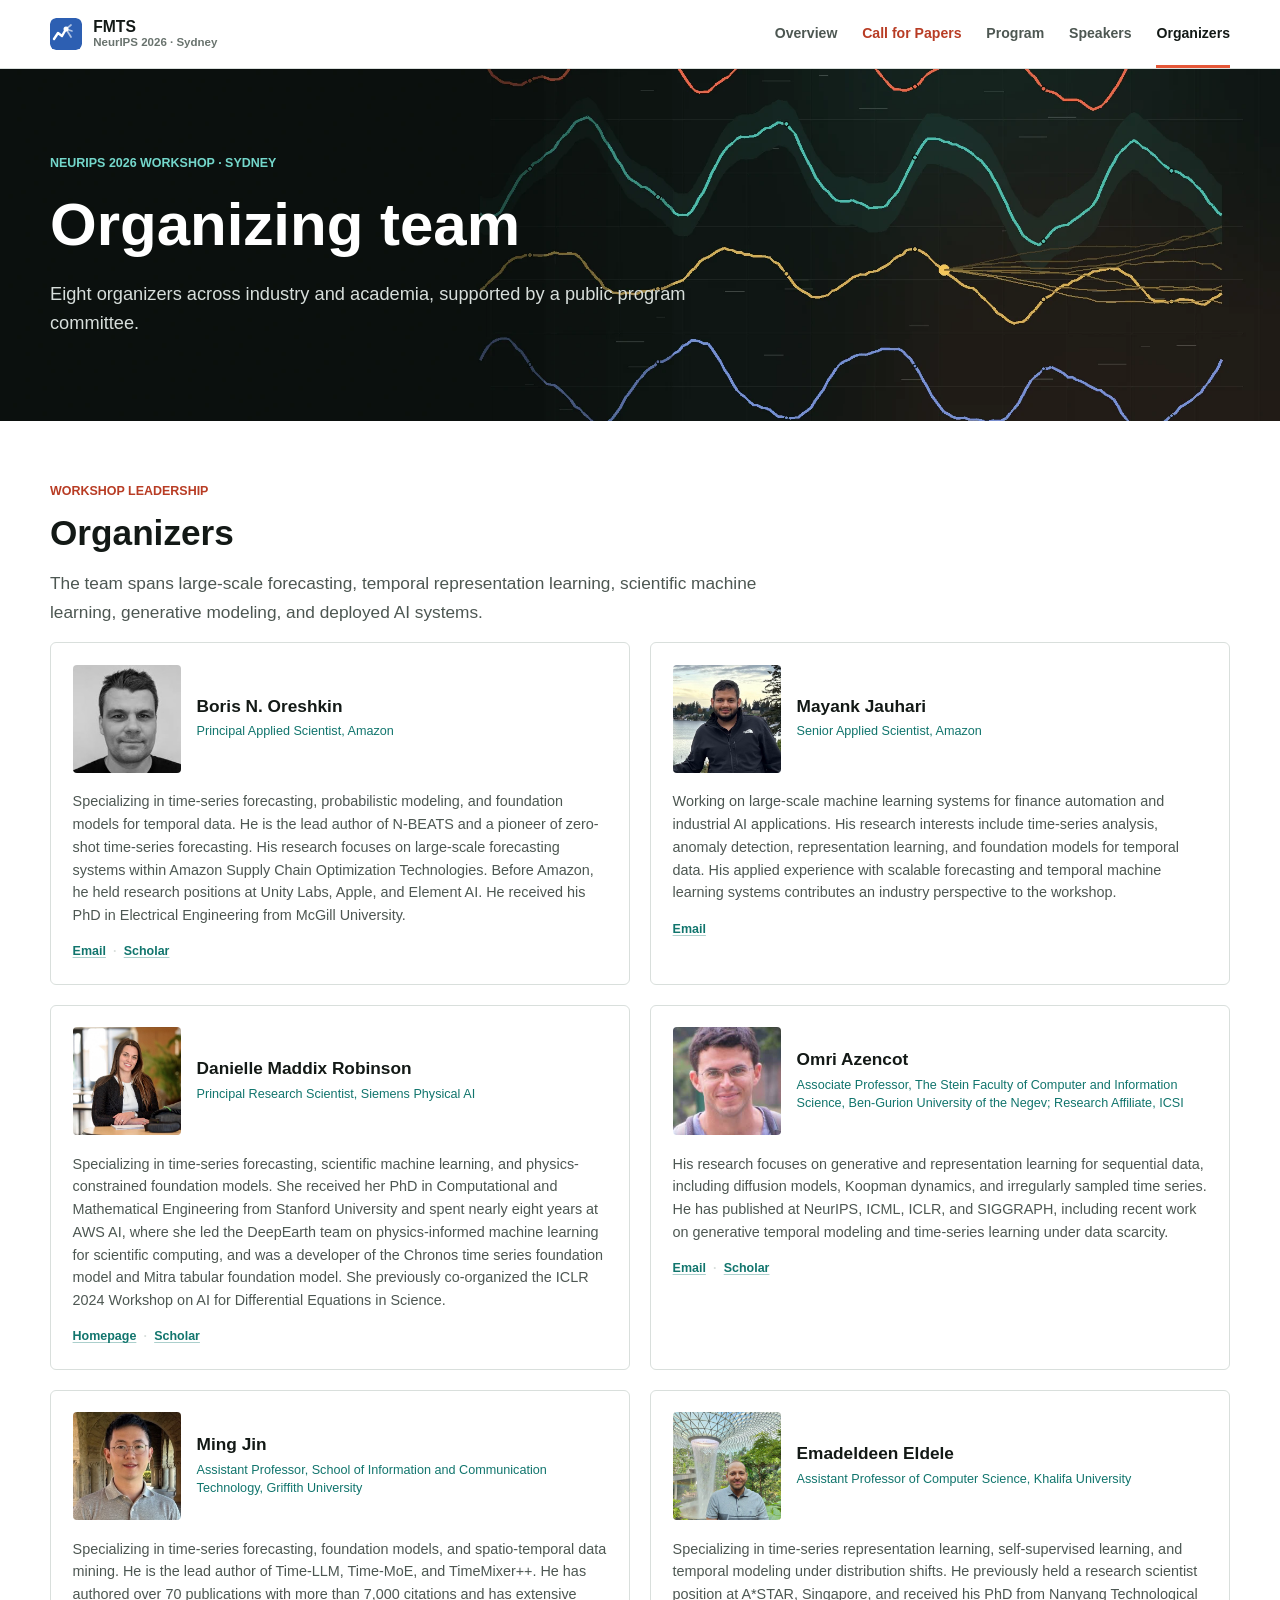
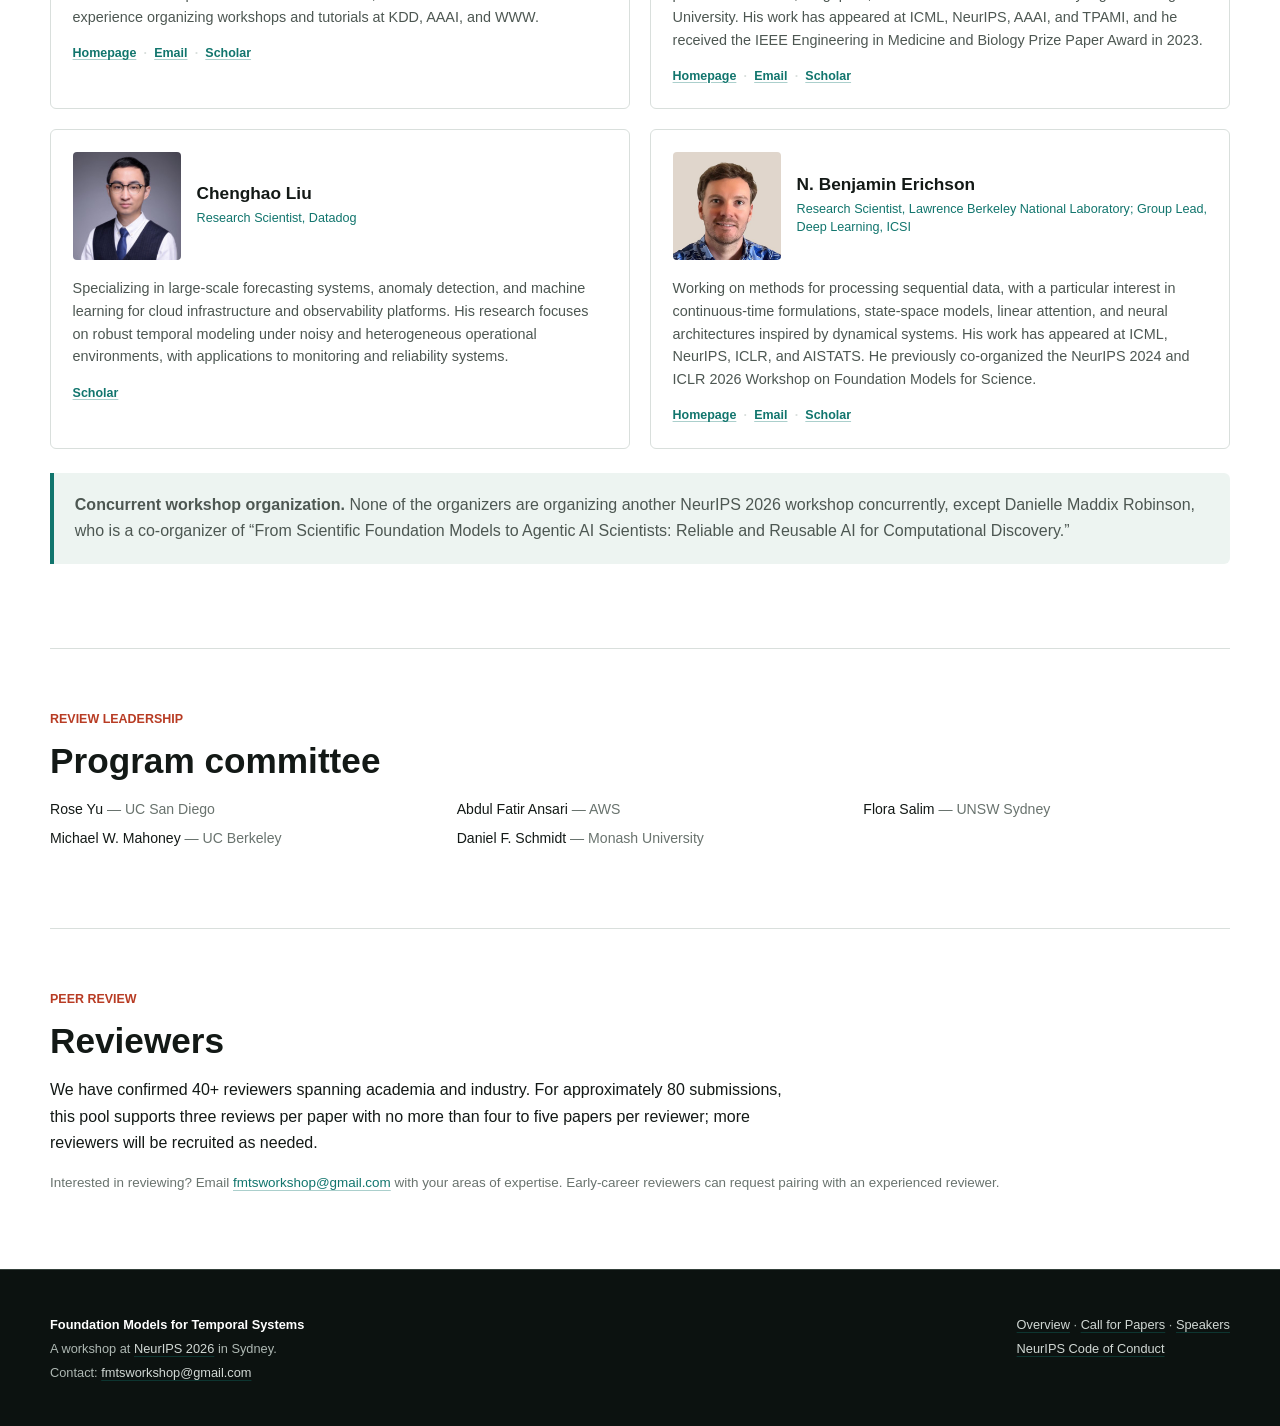
<file: organizers.html>
<!DOCTYPE html>
<html lang="en">
<head>
  <meta charset="utf-8">
  <meta name="viewport" content="width=device-width, initial-scale=1">
  <title>Organizers | FMTS @ NeurIPS 2026</title>
  <meta name="description" content="Organizing team, program committee, and reviewers for the NeurIPS 2026 workshop on Foundation Models for Temporal Systems.">
  <link rel="icon" href="assets/img/favicon.svg" type="image/svg+xml">
  <link rel="stylesheet" href="assets/css/site.css">
  <meta property="og:type" content="website">
  <meta property="og:title" content="Organizers | Foundation Models for Temporal Systems">
</head>
<body data-page="organizers">
  <a class="skip-link" href="#main-content">Skip to main content</a>

  <nav class="site-nav" aria-label="Primary navigation">
    <div class="wrap nav-inner">
      <a class="brand" href="index.html" aria-label="FMTS workshop home">
        <img class="brand-mark" src="assets/img/favicon.svg" alt="" width="32" height="32">
        <span class="brand-copy">
          <span class="brand-name">FMTS</span>
          <span class="brand-venue">NeurIPS 2026 · Sydney</span>
        </span>
      </a>
      <button class="nav-toggle" type="button" aria-controls="primary-navigation" aria-expanded="false" aria-label="Open navigation" title="Open navigation">&#9776;</button>
      <ul class="nav-links" id="primary-navigation">
        <li><a href="index.html" data-nav="overview">Overview</a></li>
        <li><a class="nav-cfp" href="cfp.html" data-nav="cfp">Call for Papers</a></li>
        <li><a href="index.html#program" data-nav="program">Program</a></li>
        <li><a href="speakers.html" data-nav="speakers">Speakers</a></li>
        <li><a href="organizers.html" data-nav="organizers">Organizers</a></li>
      </ul>
    </div>
  </nav>

  <header class="page-hero">
    <div class="wrap hero-inner">
      <p class="hero-kicker">NeurIPS 2026 Workshop · Sydney</p>
      <h1>Organizing team</h1>
      <p class="hero-summary">Eight organizers across industry and academia, supported by a public program committee.</p>
    </div>
  </header>

  <main class="wrap content-main" id="main-content">
    <!-- Affiliations reflect current public profiles; divergences from the proposal are in README.md. -->
    <section id="organizers">
      <p class="section-kicker">Workshop leadership</p>
      <h2>Organizers</h2>
      <p class="section-intro reading">The team spans large-scale forecasting, temporal representation learning, scientific machine learning, generative modeling, and deployed AI systems.</p>

      <div class="people-grid">
        <article class="card person">
          <img class="portrait" src="assets/img/people/boris-oreshkin.jpg" alt="Boris N. Oreshkin" data-name="Boris Oreshkin" loading="lazy" width="400" height="400">
          <h3><a href="https://www.amazon.science/author/boris-oreshkin">Boris N. Oreshkin</a></h3>
          <p class="affil">Principal Applied Scientist, Amazon</p>
          <p class="bio">Specializing in time-series forecasting, probabilistic modeling, and foundation models for temporal data. He is the lead author of N-BEATS and a pioneer of zero-shot time-series forecasting. His research focuses on large-scale forecasting systems within Amazon Supply Chain Optimization Technologies. Before Amazon, he held research positions at Unity Labs, Apple, and Element AI. He received his PhD in Electrical Engineering from McGill University.</p>
          <p class="links"><a href="mailto:oreshkin@amazon.com">Email</a><span class="sep">·</span><a href="https://scholar.google.com/citations?user=48MBCeIAAAAJ">Scholar</a></p>
        </article>

        <article class="card person">
          <img class="portrait" src="assets/img/people/mayank-jauhari.jpg" alt="Mayank Jauhari" data-name="Mayank Jauhari" loading="lazy" width="400" height="400">
          <h3><a href="https://www.amazon.science/author/mayank-jauhari">Mayank Jauhari</a></h3>
          <p class="affil">Senior Applied Scientist, Amazon</p>
          <p class="bio">Working on large-scale machine learning systems for finance automation and industrial AI applications. His research interests include time-series analysis, anomaly detection, representation learning, and foundation models for temporal data. His applied experience with scalable forecasting and temporal machine learning systems contributes an industry perspective to the workshop.</p>
          <p class="links"><a href="mailto:jauharim@amazon.com">Email</a></p>
        </article>

        <article class="card person">
          <img class="portrait" src="assets/img/people/danielle-maddix-robinson.jpg" alt="Danielle Maddix Robinson" data-name="Danielle Maddix Robinson" loading="lazy" width="400" height="400">
          <h3><a href="https://dcmaddix.github.io/">Danielle Maddix Robinson</a></h3>
          <p class="affil">Principal Research Scientist, Siemens Physical AI</p>
          <p class="bio">Specializing in time-series forecasting, scientific machine learning, and physics-constrained foundation models. She received her PhD in Computational and Mathematical Engineering from Stanford University and spent nearly eight years at AWS AI, where she led the DeepEarth team on physics-informed machine learning for scientific computing, and was a developer of the Chronos time series foundation model and Mitra tabular foundation model. She previously co-organized the ICLR 2024 Workshop on AI for Differential Equations in Science.</p>
          <p class="links"><a href="https://dcmaddix.github.io/">Homepage</a><span class="sep">·</span><a href="https://scholar.google.com/citations?user=IPDByA8AAAAJ">Scholar</a></p>
        </article>

        <article class="card person">
          <img class="portrait" src="assets/img/people/omri-azencot.jpg" alt="Omri Azencot" data-name="Omri Azencot" loading="lazy" width="400" height="400">
          <h3><a href="https://www.bgu.ac.il/en/people/azencot/">Omri Azencot</a></h3>
          <p class="affil">Associate Professor, The Stein Faculty of Computer and Information Science, Ben-Gurion University of the Negev; Research Affiliate, ICSI</p>
          <p class="bio">His research focuses on generative and representation learning for sequential data, including diffusion models, Koopman dynamics, and irregularly sampled time series. He has published at NeurIPS, ICML, ICLR, and SIGGRAPH, including recent work on generative temporal modeling and time-series learning under data scarcity.</p>
          <p class="links"><a href="mailto:azencot@bgu.ac.il">Email</a><span class="sep">·</span><a href="https://scholar.google.com/citations?user=MEGuRmAAAAJ">Scholar</a></p>
        </article>

        <article class="card person">
          <img class="portrait" src="assets/img/people/ming-jin.jpg" alt="Ming Jin" data-name="Ming Jin" loading="lazy" width="400" height="400">
          <h3><a href="https://mingjin.dev/">Ming Jin</a></h3>
          <p class="affil">Assistant Professor, School of Information and Communication Technology, Griffith University</p>
          <p class="bio">Specializing in time-series forecasting, foundation models, and spatio-temporal data mining. He is the lead author of Time-LLM, Time-MoE, and TimeMixer++. He has authored over 70 publications with more than 7,000 citations and has extensive experience organizing workshops and tutorials at KDD, AAAI, and WWW.</p>
          <p class="links"><a href="https://mingjin.dev/">Homepage</a><span class="sep">·</span><a href="mailto:ming.jin@griffith.edu.au">Email</a><span class="sep">·</span><a href="https://scholar.google.com/citations?user=60rVqqcAAAAJ">Scholar</a></p>
        </article>

        <article class="card person">
          <img class="portrait" src="assets/img/people/emadeldeen-eldele.jpg" alt="Emadeldeen Eldele" data-name="Emadeldeen Eldele" loading="lazy" width="400" height="400">
          <h3><a href="https://emadeldeen24.github.io/">Emadeldeen Eldele</a></h3>
          <p class="affil">Assistant Professor of Computer Science, Khalifa University</p>
          <p class="bio">Specializing in time-series representation learning, self-supervised learning, and temporal modeling under distribution shifts. He previously held a research scientist position at A*STAR, Singapore, and received his PhD from Nanyang Technological University. His work has appeared at ICML, NeurIPS, AAAI, and TPAMI, and he received the IEEE Engineering in Medicine and Biology Prize Paper Award in 2023.</p>
          <p class="links"><a href="https://emadeldeen24.github.io/">Homepage</a><span class="sep">·</span><a href="mailto:emadeldeenahmed.eldele@ku.ac.ae">Email</a><span class="sep">·</span><a href="https://scholar.google.com/citations?user=2LdeHIYAAAAJ">Scholar</a></p>
        </article>

        <article class="card person">
          <img class="portrait" src="assets/img/people/chenghao-liu.jpg" alt="Chenghao Liu" data-name="Chenghao Liu" loading="lazy" width="400" height="400">
          <h3>Chenghao Liu</h3>
          <p class="affil">Research Scientist, Datadog</p>
          <p class="bio">Specializing in large-scale forecasting systems, anomaly detection, and machine learning for cloud infrastructure and observability platforms. His research focuses on robust temporal modeling under noisy and heterogeneous operational environments, with applications to monitoring and reliability systems.</p>
          <p class="links"><a href="https://scholar.google.com/citations?user=OvwvSXwAAAAJ">Scholar</a></p>
        </article>

        <article class="card person">
          <img class="portrait" src="assets/img/people/benjamin-erichson.jpg" alt="N. Benjamin Erichson" data-name="N. Benjamin Erichson" loading="lazy" width="400" height="400">
          <h3><a href="https://www.benerichson.com/">N. Benjamin Erichson</a></h3>
          <p class="affil">Research Scientist, Lawrence Berkeley National Laboratory; Group Lead, Deep Learning, ICSI</p>
          <p class="bio">Working on methods for processing sequential data, with a particular interest in continuous-time formulations, state-space models, linear attention, and neural architectures inspired by dynamical systems. His work has appeared at ICML, NeurIPS, ICLR, and AISTATS. He previously co-organized the NeurIPS 2024 and ICLR 2026 Workshop on Foundation Models for Science.</p>
          <p class="links"><a href="https://www.benerichson.com/">Homepage</a><span class="sep">·</span><a href="mailto:erichson@lbl.gov">Email</a><span class="sep">·</span><a href="https://scholar.google.co.uk/citations?user=8ViYcioAAAAJ">Scholar</a></p>
        </article>
      </div>

      <div class="callout">
        <p><strong>Concurrent workshop organization.</strong> None of the organizers are organizing another NeurIPS 2026 workshop concurrently, except Danielle Maddix Robinson, who is a co-organizer of “From Scientific Foundation Models to Agentic AI Scientists: Reliable and Reusable AI for Computational Discovery.”</p>
      </div>
    </section>

    <section id="committee">
      <p class="section-kicker">Review leadership</p>
      <h2>Program committee</h2>
      <ul class="namelist">
        <li>Rose Yu <span class="affil">— UC San Diego</span></li>
        <li>Michael W. Mahoney <span class="affil">— UC Berkeley</span></li>
        <li>Abdul Fatir Ansari <span class="affil">— AWS</span></li>
        <li>Daniel F. Schmidt <span class="affil">— Monash University</span></li>
        <li>Flora Salim <span class="affil">— UNSW Sydney</span></li>
      </ul>
    </section>

    <section id="reviewers">
      <p class="section-kicker">Peer review</p>
      <h2>Reviewers</h2>
      <p class="reading">We have confirmed 40+ reviewers spanning academia and industry. For approximately 80 submissions, this pool supports three reviews per paper with no more than four to five papers per reviewer; more reviewers will be recruited as needed.</p>

      <p class="note">Interested in reviewing? Email <a href="mailto:fmtsworkshop@gmail.com">fmtsworkshop@gmail.com</a> with your areas of expertise. Early-career reviewers can request pairing with an experienced reviewer.</p>
    </section>
  </main>

  <footer class="site-footer">
    <div class="wrap footer-inner">
      <div>
        <p><strong>Foundation Models for Temporal Systems</strong></p>
        <p>A workshop at <a href="https://neurips.cc/Conferences/2026/">NeurIPS 2026</a> in Sydney.</p>
        <p>Contact: <a href="mailto:fmtsworkshop@gmail.com">fmtsworkshop@gmail.com</a></p>
      </div>
      <div>
        <p><a href="index.html">Overview</a> · <a href="cfp.html">Call for Papers</a> · <a href="speakers.html">Speakers</a></p>
        <p><a href="https://neurips.cc/Conferences/2026/CodeOfConduct">NeurIPS Code of Conduct</a></p>
      </div>
    </div>
  </footer>

  <script src="assets/js/include.js"></script>
</body>
</html>
</file>
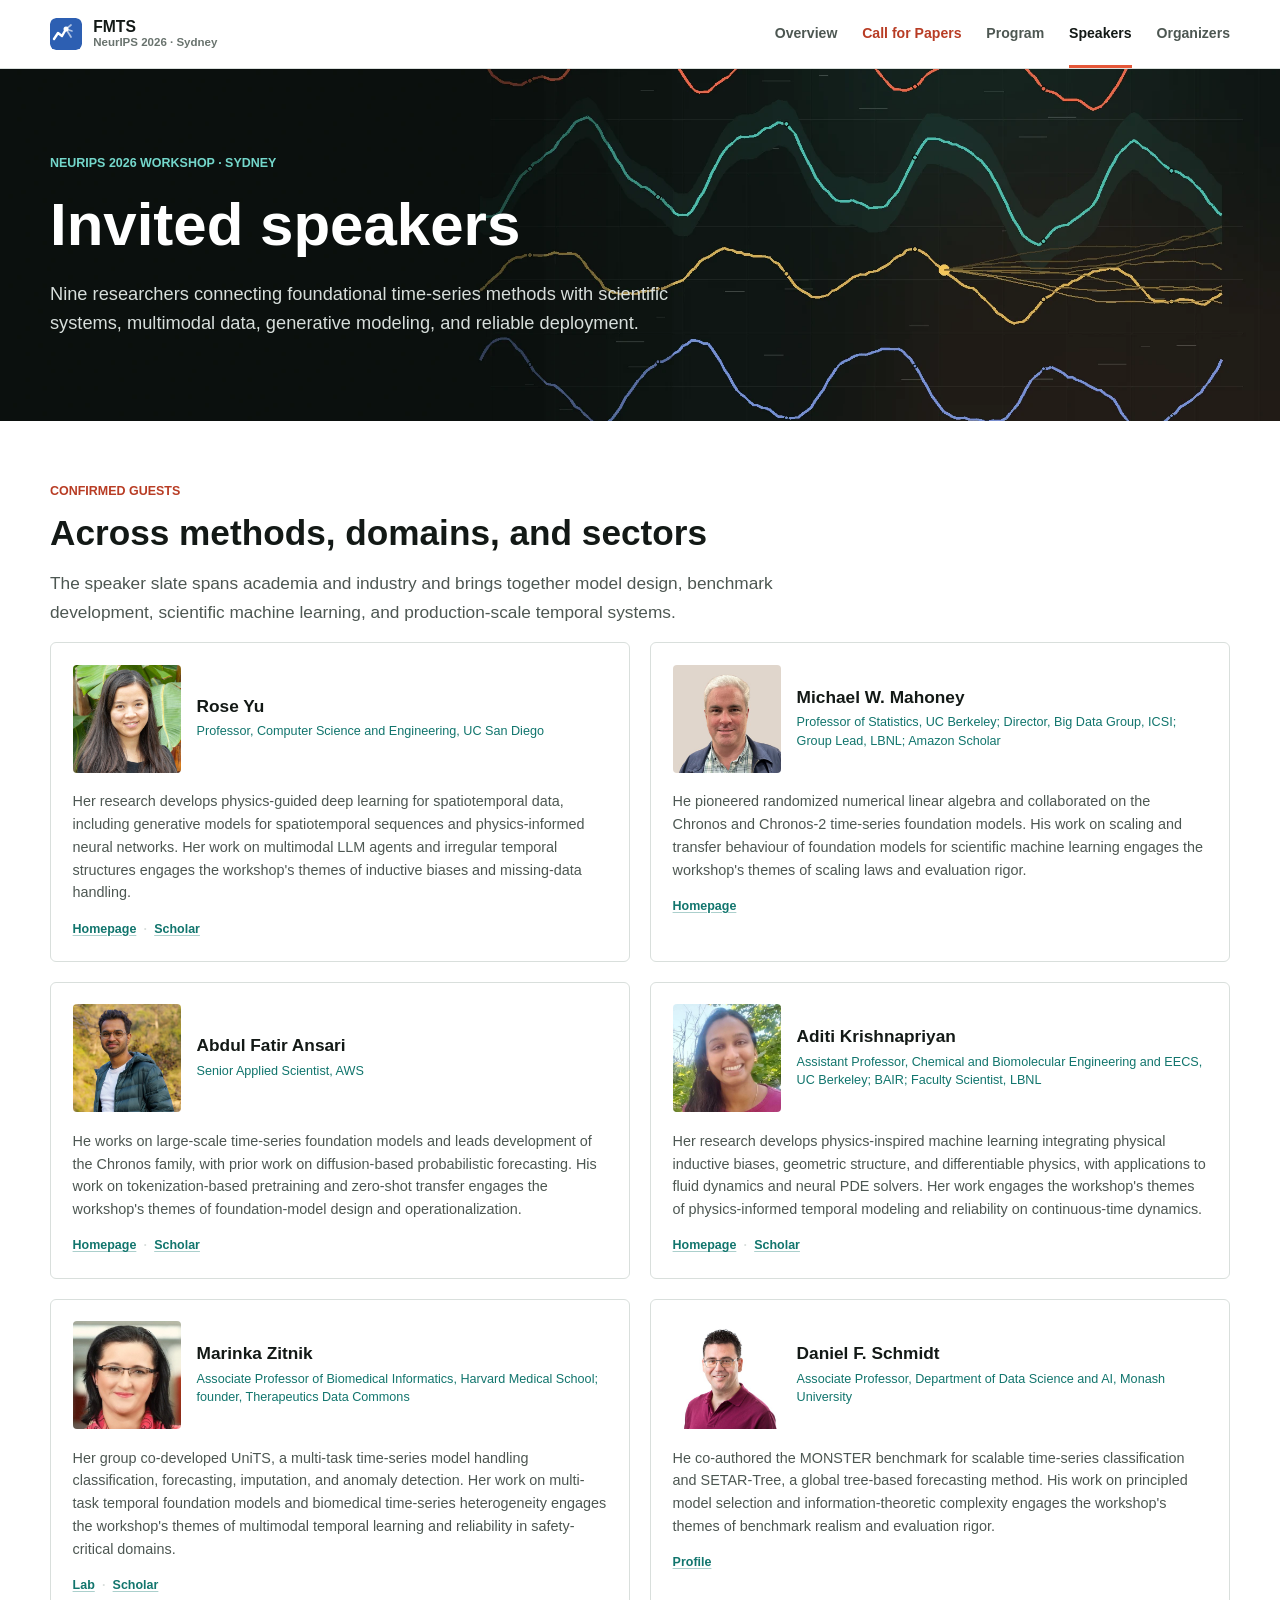
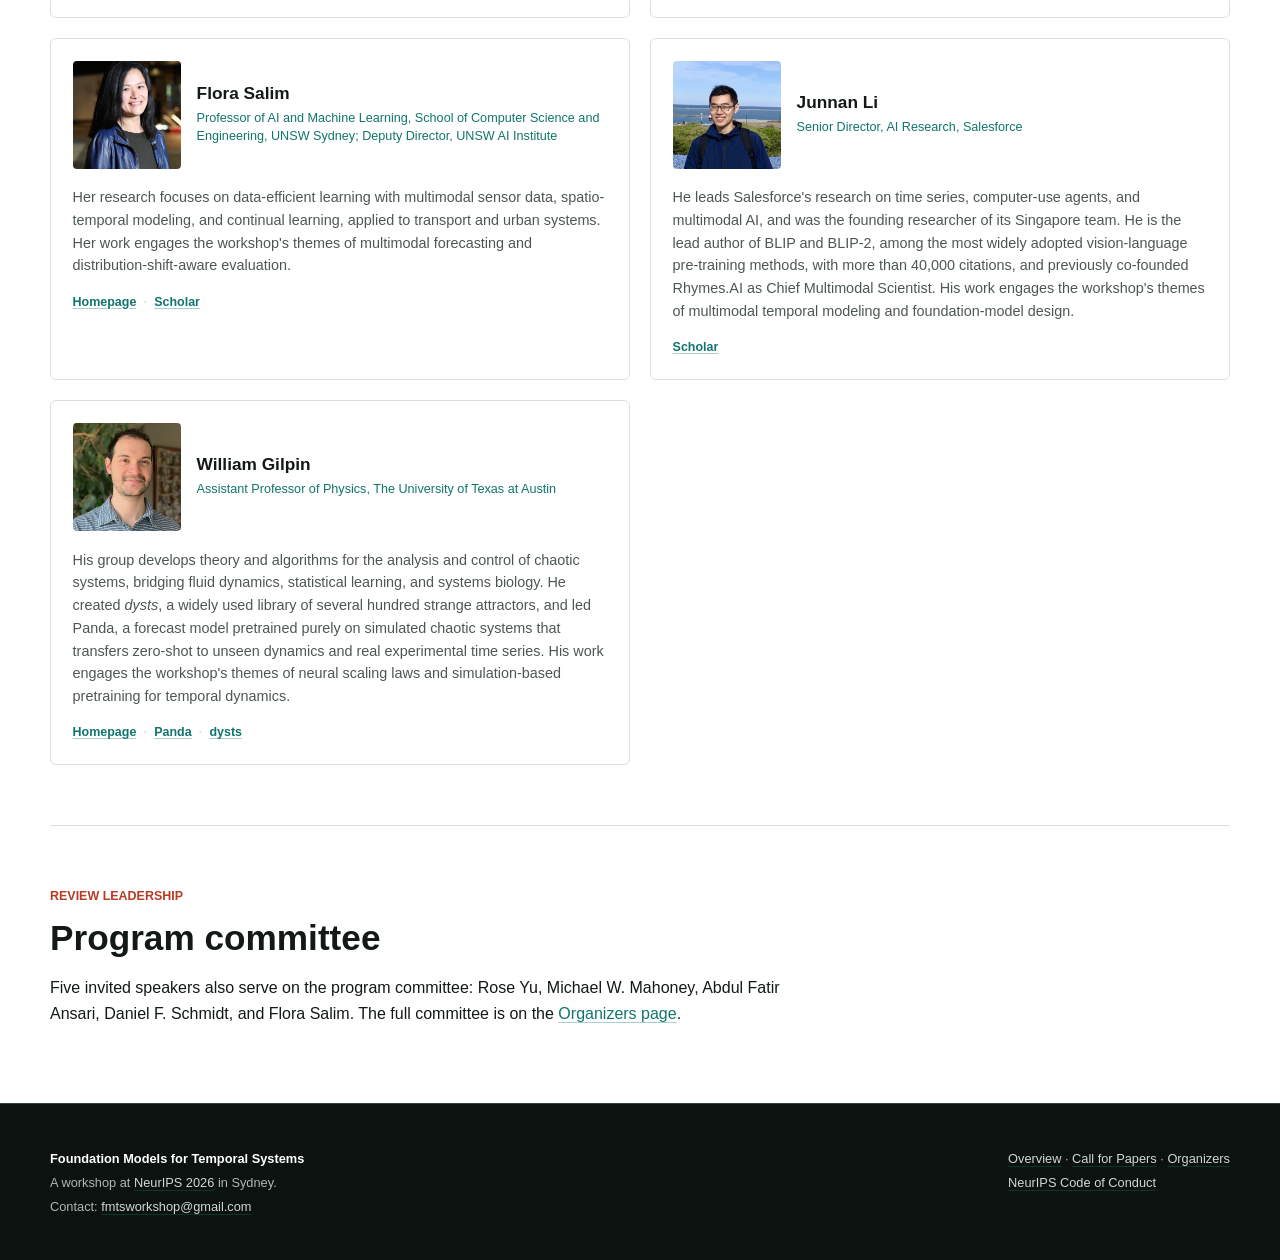
<file: speakers.html>
<!DOCTYPE html>
<html lang="en">
<head>
  <meta charset="utf-8">
  <meta name="viewport" content="width=device-width, initial-scale=1">
  <title>Invited Speakers | FMTS @ NeurIPS 2026</title>
  <meta name="description" content="Nine confirmed invited speakers for the NeurIPS 2026 workshop on Foundation Models for Temporal Systems.">
  <link rel="icon" href="assets/img/favicon.svg" type="image/svg+xml">
  <link rel="stylesheet" href="assets/css/site.css">
  <meta property="og:type" content="website">
  <meta property="og:title" content="Invited Speakers | Foundation Models for Temporal Systems">
</head>
<body data-page="speakers">
  <a class="skip-link" href="#main-content">Skip to main content</a>

  <nav class="site-nav" aria-label="Primary navigation">
    <div class="wrap nav-inner">
      <a class="brand" href="index.html" aria-label="FMTS workshop home">
        <img class="brand-mark" src="assets/img/favicon.svg" alt="" width="32" height="32">
        <span class="brand-copy">
          <span class="brand-name">FMTS</span>
          <span class="brand-venue">NeurIPS 2026 · Sydney</span>
        </span>
      </a>
      <button class="nav-toggle" type="button" aria-controls="primary-navigation" aria-expanded="false" aria-label="Open navigation" title="Open navigation">&#9776;</button>
      <ul class="nav-links" id="primary-navigation">
        <li><a href="index.html" data-nav="overview">Overview</a></li>
        <li><a class="nav-cfp" href="cfp.html" data-nav="cfp">Call for Papers</a></li>
        <li><a href="index.html#program" data-nav="program">Program</a></li>
        <li><a href="speakers.html" data-nav="speakers">Speakers</a></li>
        <li><a href="organizers.html" data-nav="organizers">Organizers</a></li>
      </ul>
    </div>
  </nav>

  <header class="page-hero">
    <div class="wrap hero-inner">
      <p class="hero-kicker">NeurIPS 2026 Workshop · Sydney</p>
      <h1>Invited speakers</h1>
      <p class="hero-summary">Nine researchers connecting foundational time-series methods with scientific systems, multimodal data, generative modeling, and reliable deployment.</p>
    </div>
  </header>

  <main class="wrap content-main" id="main-content">
    <!-- Order follows the accepted proposal. Affiliations use each speaker's current wording. -->
    <section id="speakers">
      <p class="section-kicker">Confirmed guests</p>
      <h2>Across methods, domains, and sectors</h2>
      <p class="section-intro reading">The speaker slate spans academia and industry and brings together model design, benchmark development, scientific machine learning, and production-scale temporal systems.</p>

      <div class="people-grid">
        <article class="card person">
          <img class="portrait" src="assets/img/people/rose-yu.jpg" alt="Rose Yu" data-name="Rose Yu" loading="lazy" width="400" height="400">
          <h3><a href="https://roseyu.com/">Rose Yu</a></h3>
          <p class="affil">Professor, Computer Science and Engineering, UC San Diego</p>
          <p class="bio">Her research develops physics-guided deep learning for spatiotemporal data, including generative models for spatiotemporal sequences and physics-informed neural networks. Her work on multimodal LLM agents and irregular temporal structures engages the workshop's themes of inductive biases and missing-data handling.</p>
          <p class="links"><a href="https://roseyu.com/">Homepage</a><span class="sep">·</span><a href="https://scholar.google.com/citations?user=4HTITaMAAAAJ">Scholar</a></p>
        </article>

        <article class="card person">
          <img class="portrait" src="assets/img/people/michael-mahoney.jpg" alt="Michael W. Mahoney" data-name="Michael W. Mahoney" loading="lazy" width="400" height="400">
          <h3><a href="https://www.stat.berkeley.edu/~mmahoney/">Michael W. Mahoney</a></h3>
          <p class="affil">Professor of Statistics, UC Berkeley; Director, Big Data Group, ICSI; Group Lead, LBNL; Amazon Scholar</p>
          <p class="bio">He pioneered randomized numerical linear algebra and collaborated on the Chronos and Chronos-2 time-series foundation models. His work on scaling and transfer behaviour of foundation models for scientific machine learning engages the workshop's themes of scaling laws and evaluation rigor.</p>
          <p class="links"><a href="https://www.stat.berkeley.edu/~mmahoney/">Homepage</a></p>
        </article>

        <article class="card person">
          <img class="portrait" src="assets/img/people/abdul-fatir-ansari.jpg" alt="Abdul Fatir Ansari" data-name="Abdul Fatir Ansari" loading="lazy" width="400" height="400">
          <h3><a href="https://abdulfatir.com/">Abdul Fatir Ansari</a></h3>
          <p class="affil">Senior Applied Scientist, AWS</p>
          <p class="bio">He works on large-scale time-series foundation models and leads development of the Chronos family, with prior work on diffusion-based probabilistic forecasting. His work on tokenization-based pretraining and zero-shot transfer engages the workshop's themes of foundation-model design and operationalization.</p>
          <p class="links"><a href="https://abdulfatir.com/">Homepage</a><span class="sep">·</span><a href="https://scholar.google.com/citations?user=BZ0EoqIAAAAJ">Scholar</a></p>
        </article>

        <article class="card person">
          <img class="portrait" src="assets/img/people/aditi-krishnapriyan.jpg" alt="Aditi Krishnapriyan" data-name="Aditi Krishnapriyan" loading="lazy" width="400" height="400">
          <h3><a href="https://a1k12.github.io/">Aditi Krishnapriyan</a></h3>
          <p class="affil">Assistant Professor, Chemical and Biomolecular Engineering and EECS, UC Berkeley; BAIR; Faculty Scientist, LBNL</p>
          <p class="bio">Her research develops physics-inspired machine learning integrating physical inductive biases, geometric structure, and differentiable physics, with applications to fluid dynamics and neural PDE solvers. Her work engages the workshop's themes of physics-informed temporal modeling and reliability on continuous-time dynamics.</p>
          <p class="links"><a href="https://a1k12.github.io/">Homepage</a><span class="sep">·</span><a href="https://scholar.google.com/citations?user=7HoFN1wAAAAJ">Scholar</a></p>
        </article>

        <article class="card person">
          <img class="portrait" src="assets/img/people/marinka-zitnik.jpg" alt="Marinka Zitnik" data-name="Marinka Zitnik" loading="lazy" width="400" height="400">
          <h3><a href="https://zitniklab.hms.harvard.edu/bio/">Marinka Zitnik</a></h3>
          <p class="affil">Associate Professor of Biomedical Informatics, Harvard Medical School; founder, Therapeutics Data Commons</p>
          <p class="bio">Her group co-developed UniTS, a multi-task time-series model handling classification, forecasting, imputation, and anomaly detection. Her work on multi-task temporal foundation models and biomedical time-series heterogeneity engages the workshop's themes of multimodal temporal learning and reliability in safety-critical domains.</p>
          <p class="links"><a href="https://zitniklab.hms.harvard.edu/">Lab</a><span class="sep">·</span><a href="https://scholar.google.com/citations?user=YtUDgPIAAAAJ">Scholar</a></p>
        </article>

        <article class="card person">
          <img class="portrait" src="assets/img/people/daniel-schmidt.jpg" alt="Daniel F. Schmidt" data-name="Daniel Schmidt" loading="lazy" width="400" height="400">
          <h3><a href="https://research.monash.edu/en/persons/daniel-francis-schmidt/">Daniel F. Schmidt</a></h3>
          <p class="affil">Associate Professor, Department of Data Science and AI, Monash University</p>
          <p class="bio">He co-authored the MONSTER benchmark for scalable time-series classification and SETAR-Tree, a global tree-based forecasting method. His work on principled model selection and information-theoretic complexity engages the workshop's themes of benchmark realism and evaluation rigor.</p>
          <p class="links"><a href="https://research.monash.edu/en/persons/daniel-francis-schmidt/">Profile</a></p>
        </article>

        <article class="card person">
          <img class="portrait" src="assets/img/people/flora-salim.jpg" alt="Flora Salim" data-name="Flora Salim" loading="lazy" width="400" height="400">
          <h3><a href="https://fsalim.github.io/">Flora Salim</a></h3>
          <p class="affil">Professor of AI and Machine Learning, School of Computer Science and Engineering, UNSW Sydney; Deputy Director, UNSW AI Institute</p>
          <p class="bio">Her research focuses on data-efficient learning with multimodal sensor data, spatio-temporal modeling, and continual learning, applied to transport and urban systems. Her work engages the workshop's themes of multimodal forecasting and distribution-shift-aware evaluation.</p>
          <p class="links"><a href="https://fsalim.github.io/">Homepage</a><span class="sep">·</span><a href="https://scholar.google.com/citations?user=Yz35RSYAAAAJ">Scholar</a></p>
        </article>

        <article class="card person">
          <img class="portrait" src="assets/img/people/junnan-li.jpg" alt="Junnan Li" data-name="Junnan Li" loading="lazy" width="400" height="400">
          <h3><a href="https://scholar.google.com/citations?user=MuUhwi0AAAAJ">Junnan Li</a></h3>
          <p class="affil">Senior Director, AI Research, Salesforce</p>
          <p class="bio">He leads Salesforce's research on time series, computer-use agents, and multimodal AI, and was the founding researcher of its Singapore team. He is the lead author of BLIP and BLIP-2, among the most widely adopted vision-language pre-training methods, with more than 40,000 citations, and previously co-founded Rhymes.AI as Chief Multimodal Scientist. His work engages the workshop's themes of multimodal temporal modeling and foundation-model design.</p>
          <p class="links"><a href="https://scholar.google.com/citations?user=MuUhwi0AAAAJ">Scholar</a></p>
        </article>

        <article class="card person">
          <img class="portrait" src="assets/img/people/william-gilpin.jpg" alt="William Gilpin" data-name="William Gilpin" loading="lazy" width="400" height="400">
          <h3><a href="https://www.wgilpin.com/">William Gilpin</a></h3>
          <p class="affil">Assistant Professor of Physics, The University of Texas at Austin</p>
          <p class="bio">His group develops theory and algorithms for the analysis and control of chaotic systems, bridging fluid dynamics, statistical learning, and systems biology. He created <em>dysts</em>, a widely used library of several hundred strange attractors, and led Panda, a forecast model pretrained purely on simulated chaotic systems that transfers zero-shot to unseen dynamics and real experimental time series. His work engages the workshop's themes of neural scaling laws and simulation-based pretraining for temporal dynamics.</p>
          <p class="links"><a href="https://www.wgilpin.com/">Homepage</a><span class="sep">·</span><a href="https://arxiv.org/abs/2505.13755">Panda</a><span class="sep">·</span><a href="https://github.com/GilpinLab/dysts">dysts</a></p>
        </article>
      </div>
    </section>

    <section id="committee">
      <p class="section-kicker">Review leadership</p>
      <h2>Program committee</h2>
      <p class="reading">Five invited speakers also serve on the program committee: Rose Yu, Michael W. Mahoney, Abdul Fatir Ansari, Daniel F. Schmidt, and Flora Salim. The full committee is on the <a href="organizers.html#committee">Organizers page</a>.</p>
    </section>
  </main>

  <footer class="site-footer">
    <div class="wrap footer-inner">
      <div>
        <p><strong>Foundation Models for Temporal Systems</strong></p>
        <p>A workshop at <a href="https://neurips.cc/Conferences/2026/">NeurIPS 2026</a> in Sydney.</p>
        <p>Contact: <a href="mailto:fmtsworkshop@gmail.com">fmtsworkshop@gmail.com</a></p>
      </div>
      <div>
        <p><a href="index.html">Overview</a> · <a href="cfp.html">Call for Papers</a> · <a href="organizers.html">Organizers</a></p>
        <p><a href="https://neurips.cc/Conferences/2026/CodeOfConduct">NeurIPS Code of Conduct</a></p>
      </div>
    </div>
  </footer>

  <script src="assets/js/include.js"></script>
</body>
</html>
</file>
<file: assets/css/site.css>
/* FMTS @ NeurIPS 2026 */

:root {
  color-scheme: light;
  --ink: #131916;
  --ink-soft: #4d5752;
  --muted: #69736e;
  --paper: #f4f6f4;
  --surface: #ffffff;
  --surface-strong: #e9eeeb;
  --line: #d9dfdc;
  --line-dark: #35413b;
  --dark: #0c1210;
  --dark-soft: #16211d;
  --coral: #e55738;
  --coral-dark: #b83c24;
  --teal: #11756d;
  --blue: #4262bf;
  --gold: #a87816;
  --radius: 6px;
  --content: 1180px;
  --reading: 760px;
  --shadow: 0 12px 30px rgba(19, 25, 22, 0.08);
}

* {
  box-sizing: border-box;
}

html {
  max-width: 100%;
  overflow-x: clip;
  font-size: 16px;
  scroll-behavior: smooth;
}

body {
  width: 100%;
  max-width: 100%;
  margin: 0;
  overflow-x: clip;
  color: var(--ink);
  background: var(--surface);
  font-family: Inter, ui-sans-serif, -apple-system, BlinkMacSystemFont, "Segoe UI", sans-serif;
  font-size: 1rem;
  line-height: 1.65;
  letter-spacing: 0;
  text-rendering: optimizeLegibility;
}

body.menu-open {
  overflow: hidden;
}

img {
  display: block;
  max-width: 100%;
}

button,
input,
select,
textarea {
  font: inherit;
}

a {
  color: var(--teal);
  text-decoration-color: rgba(17, 117, 109, 0.35);
  text-underline-offset: 0.2em;
}

a:hover {
  color: var(--coral-dark);
  text-decoration-color: currentColor;
}

:focus-visible {
  outline: 3px solid #f5b544;
  outline-offset: 3px;
}

.wrap {
  width: calc(100% - 3rem);
  max-width: var(--content);
  margin-inline: auto;
}

.reading {
  max-width: var(--reading);
}

.sr-only {
  position: absolute;
  width: 1px;
  height: 1px;
  padding: 0;
  margin: -1px;
  overflow: hidden;
  clip: rect(0, 0, 0, 0);
  white-space: nowrap;
  border: 0;
}

.skip-link {
  position: fixed;
  top: 0.75rem;
  left: 0.75rem;
  z-index: 200;
  padding: 0.65rem 0.85rem;
  color: var(--ink);
  background: var(--surface);
  border: 2px solid var(--ink);
  border-radius: var(--radius);
  transform: translateY(-180%);
}

.skip-link:focus {
  transform: translateY(0);
}

h1,
h2,
h3,
h4 {
  margin-top: 0;
  font-weight: 720;
  line-height: 1.15;
  letter-spacing: 0;
}

h1 {
  font-size: 3.75rem;
}

h2 {
  margin-bottom: 1rem;
  font-size: 2.2rem;
}

h3 {
  margin-bottom: 0.55rem;
  font-size: 1.15rem;
}

h4 {
  margin-bottom: 0.5rem;
  font-size: 1rem;
}

p {
  margin: 0 0 1rem;
}

ul,
ol {
  margin: 0 0 1.25rem;
  padding-left: 1.35rem;
}

li {
  margin-bottom: 0.4rem;
}

strong {
  font-weight: 700;
}

section {
  scroll-margin-top: 5.5rem;
}

/* Navigation */
.site-nav {
  position: sticky;
  top: 0;
  z-index: 100;
  color: var(--ink);
  background: var(--surface);
  border-bottom: 1px solid var(--line);
}

.nav-inner {
  min-height: 4.25rem;
  display: flex;
  align-items: center;
  justify-content: space-between;
  gap: 2rem;
}

.brand {
  display: inline-flex;
  align-items: center;
  flex: none;
  gap: 0.7rem;
  color: var(--ink);
  font-weight: 760;
  text-decoration: none;
}

.brand:hover {
  color: var(--ink);
}

.brand-mark {
  width: 2rem;
  height: 2rem;
  border-radius: var(--radius);
}

.brand-copy {
  display: flex;
  flex-direction: column;
  line-height: 1.15;
}

.brand-name {
  font-size: 0.98rem;
}

.brand-venue {
  color: var(--muted);
  font-size: 0.72rem;
  font-weight: 580;
}

.nav-links {
  display: flex;
  align-items: center;
  gap: 1.55rem;
  margin: 0;
  padding: 0;
  list-style: none;
}

.nav-links li {
  margin: 0;
}

.nav-links a {
  display: inline-block;
  padding: 1.35rem 0 1.2rem;
  color: var(--ink-soft);
  border-bottom: 3px solid transparent;
  font-size: 0.88rem;
  font-weight: 620;
  text-decoration: none;
}

.nav-links a:hover,
.nav-links a[aria-current="page"] {
  color: var(--ink);
  border-bottom-color: var(--coral);
}

.nav-links .nav-cfp {
  color: var(--coral-dark);
}

.nav-toggle {
  display: none;
  width: 2.6rem;
  height: 2.6rem;
  align-items: center;
  justify-content: center;
  color: var(--ink);
  background: transparent;
  border: 1px solid var(--line);
  border-radius: var(--radius);
  cursor: pointer;
  font-size: 1.35rem;
  line-height: 1;
}

/* Hero */
.hero-home,
.page-hero {
  color: #f5f7f5;
  background-color: var(--dark);
  background-image: url("../img/temporal-field.webp");
  background-repeat: no-repeat;
  background-size: cover;
}

.hero-home {
  background-position: center center;
}

.hero-home .hero-inner {
  min-height: clamp(35rem, 67vh, 42rem);
  display: flex;
  flex-direction: column;
  justify-content: center;
  align-items: flex-start;
  padding-block: 4.5rem;
}

.page-hero {
  background-position: center 44%;
}

.page-hero .hero-inner {
  min-height: 22rem;
  display: flex;
  flex-direction: column;
  justify-content: center;
  align-items: flex-start;
  padding-block: 4rem;
}

.hero-kicker,
.section-kicker {
  margin: 0 0 1rem;
  color: #74d7cb;
  font-size: 0.78rem;
  font-weight: 760;
  text-transform: uppercase;
  letter-spacing: 0;
}

.hero-home h1,
.page-hero h1 {
  max-width: 17ch;
  margin: 0;
  color: #ffffff;
}

.hero-home h1 {
  font-size: 3.85rem;
}

.hero-title-detail {
  display: block;
  max-width: 22ch;
  margin-top: 0.6rem;
  color: #c8d0cc;
  font-size: 0.54em;
  font-weight: 560;
  line-height: 1.2;
}

.hero-summary {
  max-width: 43rem;
  margin: 1.35rem 0 0;
  color: #d7dedb;
  font-size: 1.14rem;
  line-height: 1.55;
}

.hero-meta {
  display: flex;
  flex-wrap: wrap;
  gap: 0.8rem 1.6rem;
  margin-top: 1.55rem;
  color: #ffffff;
  font-size: 0.92rem;
  font-weight: 680;
}

.hero-meta-item {
  display: flex;
  align-items: center;
  gap: 0.55rem;
}

.meta-icon {
  color: #f3c65c;
  font-size: 1rem;
}

.meta-detail {
  color: #aeb9b4;
  font-weight: 500;
}

.btn-row {
  display: flex;
  flex-wrap: wrap;
  align-items: center;
  gap: 0.7rem;
  margin-top: 2rem;
}

.btn {
  min-height: 2.8rem;
  display: inline-flex;
  align-items: center;
  justify-content: center;
  gap: 0.45rem;
  padding: 0.68rem 1rem;
  color: #ffffff;
  background: var(--coral);
  border: 1px solid var(--coral);
  border-radius: 4px;
  font-size: 0.9rem;
  font-weight: 720;
  line-height: 1.2;
  text-decoration: none;
  cursor: pointer;
}

.btn:hover {
  color: #ffffff;
  background: var(--coral-dark);
  border-color: var(--coral-dark);
}

.btn-secondary {
  color: #ffffff;
  background: rgba(12, 18, 16, 0.5);
  border-color: #74837c;
}

.btn-secondary:hover {
  color: #ffffff;
  background: var(--dark-soft);
  border-color: #ffffff;
}

.btn-light {
  color: var(--ink);
  background: var(--surface);
  border-color: var(--line);
}

.btn-light:hover {
  color: var(--ink);
  background: var(--paper);
  border-color: var(--ink);
}

.btn-disabled,
.btn-disabled:hover {
  color: #6b746f;
  background: #e7ebe8;
  border-color: #d2d8d5;
  cursor: not-allowed;
}

.status-band {
  background: var(--paper);
  border-bottom: 1px solid var(--line);
}

.status-grid {
  display: grid;
  grid-template-columns: 1.15fr repeat(3, 1fr);
}

.status-item {
  min-height: 7.4rem;
  padding: 1.35rem 1.5rem;
  border-left: 1px solid var(--line);
}

.status-item:first-child {
  padding-left: 0;
  border-left: 0;
}

.status-label {
  display: block;
  margin-bottom: 0.35rem;
  color: var(--muted);
  font-size: 0.7rem;
  font-weight: 730;
  text-transform: uppercase;
}

.status-value {
  display: block;
  color: var(--ink);
  font-size: 1rem;
  font-weight: 720;
  line-height: 1.35;
}

.status-note {
  display: block;
  margin-top: 0.3rem;
  color: var(--muted);
  font-size: 0.78rem;
  line-height: 1.35;
}

.status-open {
  color: var(--coral-dark);
}

/* Sections and editorial layout */
.section {
  padding-block: 5.25rem;
}

.section-muted {
  background: var(--paper);
  border-block: 1px solid var(--line);
}

.section-dark {
  color: #eef2ef;
  background: var(--dark);
}

.section-dark h2,
.section-dark h3,
.section-dark strong {
  color: #ffffff;
}

.section-dark p {
  color: #c7d0cb;
}

.section-head {
  max-width: 50rem;
  margin-bottom: 2.25rem;
}

.section-kicker {
  color: var(--coral-dark);
  margin-bottom: 0.7rem;
}

.section-intro,
.lede {
  color: var(--ink-soft);
  font-size: 1.08rem;
}

.overview-grid {
  display: grid;
  grid-template-columns: 1.08fr 0.92fr;
  gap: 5rem;
  align-items: start;
}

.overview-grid .lede {
  margin: 0;
  color: var(--ink);
  font-family: "Iowan Old Style", "Palatino Linotype", Georgia, serif;
  font-size: 1.42rem;
  line-height: 1.5;
}

.thesis {
  padding-left: 1.5rem;
  border-left: 4px solid var(--coral);
}

.thesis h3 {
  color: var(--coral-dark);
}

.thesis p:last-child {
  margin-bottom: 0;
}

.concept-figure {
  min-width: 0;
  max-width: 100%;
  margin: 4.5rem 0 0;
}

.concept-figure-head {
  display: grid;
  grid-template-columns: 0.85fr 1.15fr;
  gap: 4rem;
  align-items: end;
  margin-bottom: 1.5rem;
  padding-top: 2rem;
  border-top: 1px solid var(--line);
}

.concept-figure-head .section-kicker {
  margin-bottom: 0.55rem;
}

.concept-figure-head h3 {
  max-width: 24ch;
  margin: 0;
  font-size: 1.65rem;
}

.concept-figure-head > p {
  max-width: 44rem;
  margin: 0;
  color: var(--ink-soft);
  font-size: 1rem;
}

.concept-figure-viewport {
  width: 100%;
  min-width: 0;
  max-width: 100%;
  contain: inline-size;
  overflow-x: auto;
  background: var(--paper);
  border: 1px solid var(--line);
  border-radius: 4px;
  overscroll-behavior-inline: contain;
  scrollbar-color: var(--line-dark) var(--surface-strong);
}

.concept-figure picture {
  display: block;
  width: max(100%, 1040px);
}

.world-model-art {
  display: block;
  width: 100%;
  max-width: none;
  height: auto;
}

.concept-figure figcaption {
  max-width: 48rem;
  margin-top: 0.8rem;
  color: var(--muted);
  font-size: 0.78rem;
  line-height: 1.5;
}

.axes-grid {
  display: grid;
  grid-template-columns: repeat(2, 1fr);
  gap: 2.5rem 3.5rem;
  margin-top: 2.5rem;
}

.axis {
  padding-top: 1.2rem;
  border-top: 4px solid var(--teal);
}

.axis:nth-child(2) {
  border-top-color: var(--coral);
}

.axis:nth-child(3) {
  border-top-color: var(--blue);
}

.axis:nth-child(4) {
  border-top-color: #d2a031;
}

.axis-index {
  display: block;
  margin-bottom: 0.5rem;
  color: var(--muted);
  font-family: "SFMono-Regular", Consolas, monospace;
  font-size: 0.72rem;
  font-weight: 730;
}

.axis h3 {
  font-size: 1.24rem;
}

.axis p {
  margin-bottom: 0;
  color: var(--ink-soft);
}

.text-link {
  font-weight: 700;
}

/* Dates */
.dates-layout {
  display: grid;
  grid-template-columns: 0.72fr 1.28fr;
  gap: 5rem;
  align-items: start;
}

.date-list {
  margin: 0;
  padding: 0;
  list-style: none;
  border-top: 1px solid var(--line);
}

.date-list li {
  display: grid;
  grid-template-columns: 1fr auto;
  gap: 1.5rem;
  align-items: baseline;
  margin: 0;
  padding: 1.1rem 0;
  border-bottom: 1px solid var(--line);
}

.date-label {
  color: var(--ink-soft);
  font-weight: 620;
}

.date-value {
  color: var(--ink);
  font-weight: 740;
  text-align: right;
  font-variant-numeric: tabular-nums;
}

.date-note {
  display: block;
  color: var(--muted);
  font-size: 0.75rem;
  font-weight: 520;
}

.tag {
  display: inline-block;
  margin-left: 0.35rem;
  padding: 0.1rem 0.35rem;
  color: #82331e;
  background: #f9ded5;
  border-radius: 3px;
  font-size: 0.64rem;
  font-weight: 760;
  text-transform: uppercase;
  vertical-align: 0.12em;
}

.note {
  color: var(--muted);
  font-size: 0.84rem;
  line-height: 1.55;
}

/* Schedule and tables */
.program-intro {
  display: grid;
  grid-template-columns: 0.75fr 1.25fr;
  gap: 5rem;
  margin-bottom: 2rem;
}

.program-facts {
  display: grid;
  grid-template-columns: repeat(2, 1fr);
  gap: 0;
  margin: 0;
  border: 1px solid var(--line);
  border-radius: var(--radius);
}

.program-facts div {
  padding: 1rem;
  border-right: 1px solid var(--line);
  border-bottom: 1px solid var(--line);
}

.program-facts div:nth-child(2n) {
  border-right: 0;
}

.program-facts div:nth-last-child(-n + 2) {
  border-bottom: 0;
}

.program-facts dt {
  color: var(--muted);
  font-size: 0.68rem;
  font-weight: 720;
  text-transform: uppercase;
}

.program-facts dd {
  margin: 0.2rem 0 0;
  color: var(--ink);
  font-size: 0.92rem;
  font-weight: 700;
}

.table-wrap {
  overflow-x: auto;
  background: var(--surface);
  border: 1px solid var(--line);
  border-radius: var(--radius);
}

table {
  width: 100%;
  border-collapse: collapse;
  color: var(--ink);
  background: var(--surface);
  font-size: 0.91rem;
}

th,
td {
  padding: 0.85rem 1rem;
  text-align: left;
  vertical-align: top;
  border-bottom: 1px solid var(--line);
}

th {
  color: var(--muted);
  background: var(--paper);
  font-size: 0.7rem;
  font-weight: 740;
  text-transform: uppercase;
}

tr:last-child td {
  border-bottom: 0;
}

tbody tr:hover td {
  background: #f9faf9;
}

.schedule th:first-child,
.schedule td:first-child {
  width: 10.5rem;
  color: var(--teal);
  font-family: "SFMono-Regular", Consolas, monospace;
  font-size: 0.82rem;
  font-weight: 700;
  white-space: nowrap;
  font-variant-numeric: tabular-nums;
}

.schedule .is-break td {
  background: #edf4f1;
}

.kind {
  display: block;
  color: var(--muted);
  font-size: 0.78rem;
}

/* People */
.speaker-grid {
  display: grid;
  grid-template-columns: repeat(4, 1fr);
  gap: 1rem;
}

.speaker-tile {
  min-width: 0;
  margin: 0;
  overflow: hidden;
  background: var(--surface);
  border: 1px solid var(--line);
  border-radius: var(--radius);
}

.speaker-tile img,
.speaker-tile .portrait-placeholder {
  width: 100%;
  aspect-ratio: 1;
  object-fit: cover;
  object-position: center top;
  background: var(--surface-strong);
}

.speaker-tile figcaption {
  min-height: 6.3rem;
  padding: 0.9rem;
}

.speaker-tile .speaker-name {
  display: block;
  color: var(--ink);
  font-size: 0.94rem;
  font-weight: 740;
  line-height: 1.3;
}

.speaker-tile a {
  text-decoration: none;
}

.speaker-tile .speaker-affil {
  display: block;
  margin-top: 0.3rem;
  color: var(--muted);
  font-size: 0.76rem;
  line-height: 1.4;
}

.portrait-placeholder,
.monogram {
  display: flex;
  align-items: center;
  justify-content: center;
  color: var(--teal);
  background: #deebe7;
  font-weight: 760;
  user-select: none;
}

.community-grid {
  display: grid;
  grid-template-columns: 1fr 1fr;
  gap: 4rem;
}

.community-block {
  padding-top: 1.2rem;
  border-top: 4px solid var(--blue);
}

.community-block + .community-block {
  border-top-color: var(--coral);
}

/* Generic cards and CFP */
.grid {
  display: grid;
  gap: 1.25rem;
}

.grid-2 {
  grid-template-columns: repeat(2, 1fr);
}

.grid-3 {
  grid-template-columns: repeat(3, 1fr);
}

.card {
  padding: 1.4rem;
  background: var(--surface);
  border: 1px solid var(--line);
  border-radius: var(--radius);
}

.card h3 {
  color: var(--ink);
}

.card p:last-child {
  margin-bottom: 0;
}

.cfp-main {
  max-width: 980px;
}

.cfp-main > section,
.content-main > section {
  padding-block: 3.75rem;
  border-bottom: 1px solid var(--line);
}

.cfp-main > section:last-child,
.content-main > section:last-child {
  border-bottom: 0;
}

.cfp-summary {
  display: grid;
  grid-template-columns: repeat(3, 1fr);
  margin-top: -2.6rem;
  position: relative;
  z-index: 2;
  overflow: hidden;
  background: var(--surface);
  border: 1px solid var(--line);
  border-radius: var(--radius);
  box-shadow: var(--shadow);
}

.cfp-summary > div {
  min-height: 8.6rem;
  padding: 1.35rem;
  border-left: 1px solid var(--line);
}

.cfp-summary > div:first-child {
  border-left: 0;
}

.cfp-summary dt {
  color: var(--muted);
  font-size: 0.68rem;
  font-weight: 740;
  text-transform: uppercase;
}

.cfp-summary dd {
  margin: 0.4rem 0 0;
  color: var(--ink);
  font-weight: 720;
  line-height: 1.4;
}

.topic-list {
  margin-top: 2rem;
  border-top: 1px solid var(--line);
}

.topic {
  display: grid;
  grid-template-columns: 4rem 0.72fr 1.28fr;
  gap: 1.5rem;
  padding-block: 1.6rem;
  border-bottom: 1px solid var(--line);
}

.topic-number {
  color: var(--coral-dark);
  font-family: "SFMono-Regular", Consolas, monospace;
  font-size: 0.78rem;
  font-weight: 760;
}

.topic h3 {
  font-size: 1.06rem;
}

.topic p {
  margin: 0;
  color: var(--ink-soft);
}

.criteria-grid {
  display: grid;
  grid-template-columns: repeat(2, 1fr);
  gap: 1rem;
  margin-block: 1.5rem;
}

.criterion {
  padding-top: 1rem;
  border-top: 3px solid var(--teal);
}

.criterion:nth-child(2) {
  border-top-color: var(--coral);
}

.criterion:nth-child(3) {
  border-top-color: var(--blue);
}

.criterion:nth-child(4) {
  border-top-color: #d2a031;
}

.criterion p {
  margin-bottom: 0;
  color: var(--ink-soft);
}

.callout {
  margin: 1.5rem 0;
  padding: 1.2rem 1.3rem;
  color: var(--ink-soft);
  background: #edf4f1;
  border-left: 4px solid var(--teal);
  border-radius: 0 var(--radius) var(--radius) 0;
}

.callout.warn {
  background: #fbefeb;
  border-left-color: var(--coral);
}

.callout p:last-child {
  margin-bottom: 0;
}

/* Person detail cards */
.people-grid {
  display: grid;
  grid-template-columns: repeat(2, minmax(0, 1fr));
  gap: 1.25rem;
}

.person {
  display: grid;
  grid-template-columns: 6.75rem 1fr;
  grid-template-areas:
    "portrait name"
    "portrait affil"
    "bio bio"
    "links links";
  align-content: start;
  gap: 0 1rem;
  padding: 1.35rem;
}

.person .portrait,
.person .monogram {
  grid-area: portrait;
  width: 6.75rem;
  height: 6.75rem;
  margin: 0;
  border-radius: 4px;
  object-fit: cover;
  object-position: center top;
}

.person .monogram {
  font-size: 1.55rem;
}

.person h3 {
  grid-area: name;
  align-self: end;
  margin: 0 0 0.35rem;
  font-size: 1.08rem;
}

.person h3 a {
  color: var(--ink);
  text-decoration-color: transparent;
}

.person h3 a:hover {
  color: var(--coral-dark);
  text-decoration-color: currentColor;
}

.person .affil {
  grid-area: affil;
  margin: 0;
  color: var(--teal);
  font-size: 0.79rem;
  line-height: 1.45;
}

.person .bio {
  grid-area: bio;
  margin: 1.1rem 0 0;
  color: var(--ink-soft);
  font-size: 0.9rem;
  line-height: 1.58;
}

.person .links {
  grid-area: links;
  margin: 0.9rem 0 0;
  font-size: 0.78rem;
  font-weight: 680;
}

.person .links .sep {
  margin-inline: 0.45rem;
  color: var(--line);
}

.namelist {
  margin: 1.2rem 0;
  padding: 0;
  columns: 3;
  column-gap: 2.5rem;
  list-style: none;
}

.namelist li {
  margin: 0 0 0.55rem;
  break-inside: avoid;
  font-size: 0.88rem;
  line-height: 1.42;
}

.namelist .affil {
  color: var(--muted);
}

/* Contact and footer */
.contact-band {
  padding-block: 4rem;
  color: #eef2ef;
  background: var(--dark-soft);
}

.contact-layout {
  display: grid;
  grid-template-columns: 0.8fr 1.2fr;
  gap: 4rem;
  align-items: center;
}

.contact-band h2 {
  margin-bottom: 0;
  color: #ffffff;
}

.contact-band p {
  margin: 0;
  color: #c9d2cd;
  font-size: 1.02rem;
}

.contact-band a {
  color: #7fd8cf;
}

.site-footer {
  padding-block: 2.5rem;
  color: #aeb8b3;
  background: var(--dark);
  border-top: 1px solid var(--line-dark);
  font-size: 0.8rem;
}

.footer-inner {
  display: flex;
  justify-content: space-between;
  gap: 2rem;
}

.site-footer p {
  margin: 0.2rem 0;
}

.site-footer strong {
  color: #ffffff;
}

.site-footer a {
  color: #d1d8d4;
}

/* Responsive */
@media (max-width: 980px) {
  .speaker-grid {
    grid-template-columns: repeat(3, 1fr);
  }

  .overview-grid,
  .dates-layout,
  .program-intro {
    gap: 3rem;
  }

  .concept-figure-head {
    gap: 3rem;
  }

  .people-grid {
    grid-template-columns: 1fr;
  }
}

@media (max-width: 780px) {
  .wrap {
    width: calc(100vw - 2rem);
    max-width: calc(100vw - 2rem);
  }

  .nav-inner {
    min-height: 3.8rem;
    flex-wrap: wrap;
    gap: 0;
  }

  .js .nav-toggle {
    display: inline-flex;
  }

  .nav-links {
    width: 100%;
    flex-wrap: wrap;
    gap: 0.2rem 1.1rem;
    padding-bottom: 0.65rem;
  }

  .nav-links a {
    padding: 0.45rem 0;
    border-bottom-width: 2px;
  }

  .js .nav-links {
    max-height: 0;
    overflow: hidden;
    padding-bottom: 0;
    visibility: hidden;
    opacity: 0;
    transition: max-height 180ms ease, opacity 140ms ease, padding 180ms ease;
  }

  .js .site-nav.is-open .nav-links {
    max-height: 24rem;
    padding: 0.75rem 0 1rem;
    visibility: visible;
    opacity: 1;
  }

  .js .site-nav.is-open .nav-links li {
    width: 100%;
  }

  .js .site-nav.is-open .nav-links a {
    width: 100%;
    padding: 0.55rem 0;
  }

  .hero-home,
  .page-hero {
    background-position: 59% center;
  }

  .hero-home {
    position: relative;
  }

  .hero-home::before,
  .page-hero::before {
    position: absolute;
    inset: 0;
    content: "";
    background: rgba(8, 13, 11, 0.44);
  }

  .hero-inner {
    position: relative;
  }

  .hero-home h1 {
    font-size: 3rem;
  }

  .page-hero h1 {
    font-size: 2.8rem;
  }

  .status-grid {
    grid-template-columns: repeat(2, 1fr);
  }

  .status-item {
    min-height: 6.8rem;
    border-bottom: 1px solid var(--line);
  }

  .status-item:nth-child(odd) {
    padding-left: 0;
    border-left: 0;
  }

  .status-item:nth-last-child(-n + 2) {
    border-bottom: 0;
  }

  .section {
    padding-block: 4rem;
  }

  .overview-grid,
  .dates-layout,
  .program-intro,
  .contact-layout {
    grid-template-columns: 1fr;
    gap: 2.25rem;
  }

  .concept-figure {
    margin-top: 3.5rem;
  }

  .concept-figure-head {
    grid-template-columns: 1fr;
    gap: 1rem;
  }

  .axes-grid,
  .community-grid {
    gap: 2rem;
  }

  .speaker-grid {
    grid-template-columns: repeat(2, 1fr);
  }

  .cfp-summary {
    grid-template-columns: 1fr;
  }

  .cfp-summary > div {
    min-height: 0;
    border-left: 0;
    border-top: 1px solid var(--line);
  }

  .cfp-summary > div:first-child {
    border-top: 0;
  }

  .topic {
    grid-template-columns: 3rem 1fr;
  }

  .topic p {
    grid-column: 2;
  }

  .namelist {
    columns: 2;
  }

  .footer-inner {
    flex-direction: column;
    gap: 1rem;
  }
}

@media (max-width: 560px) {
  h2 {
    font-size: 1.8rem;
  }

  .hero-home .hero-inner {
    min-height: 36rem;
    padding-block: 3.5rem;
  }

  .hero-home h1 {
    max-width: 12ch;
    font-size: 2.45rem;
  }

  .page-hero h1 {
    font-size: 2.2rem;
  }

  .hero-title-detail {
    font-size: 0.56em;
  }

  .hero-summary {
    font-size: 1rem;
  }

  .hero-meta {
    flex-direction: column;
    gap: 0.6rem;
  }

  .btn-row {
    width: 100%;
  }

  .btn-row .btn {
    width: 100%;
  }

  .status-grid,
  .axes-grid,
  .community-grid,
  .grid-2,
  .grid-3,
  .criteria-grid {
    grid-template-columns: 1fr;
  }

  .status-item,
  .status-item:nth-child(odd) {
    min-height: 0;
    padding: 1rem 0;
    border-left: 0;
    border-bottom: 1px solid var(--line);
  }

  .status-item:nth-last-child(2) {
    border-bottom: 1px solid var(--line);
  }

  .date-list li {
    grid-template-columns: 1fr;
    gap: 0.25rem;
  }

  .date-value {
    text-align: left;
  }

  .program-facts {
    grid-template-columns: 1fr;
  }

  .program-facts div,
  .program-facts div:nth-child(2n),
  .program-facts div:nth-last-child(-n + 2) {
    border-right: 0;
    border-bottom: 1px solid var(--line);
  }

  .program-facts div:last-child {
    border-bottom: 0;
  }

  .schedule th:first-child,
  .schedule td:first-child {
    width: 8.3rem;
    white-space: normal;
  }

  th,
  td {
    padding: 0.75rem;
  }

  .speaker-grid {
    gap: 0.65rem;
  }

  .speaker-tile figcaption {
    min-height: 7.2rem;
    padding: 0.75rem;
  }

  .topic {
    grid-template-columns: 1fr;
    gap: 0.5rem;
  }

  .topic p {
    grid-column: 1;
  }

  .person {
    grid-template-columns: 5.5rem 1fr;
  }

  .person .portrait,
  .person .monogram {
    width: 5.5rem;
    height: 5.5rem;
  }

  .namelist {
    columns: 1;
  }
}

@media (prefers-reduced-motion: reduce) {
  html {
    scroll-behavior: auto;
  }

  *,
  *::before,
  *::after {
    scroll-behavior: auto !important;
    transition-duration: 0.01ms !important;
    animation-duration: 0.01ms !important;
    animation-iteration-count: 1 !important;
  }
}

@media print {
  .site-nav,
  .btn-row,
  .site-footer {
    display: none;
  }

  .hero-home,
  .page-hero {
    color: var(--ink);
    background: none;
  }

  .hero-home h1,
  .page-hero h1 {
    color: var(--ink);
  }

  .concept-figure-viewport {
    width: calc(100vw - 2rem);
    max-width: calc(100vw - 2rem);
    overflow: visible;
  }

  .world-model-art {
    max-width: 100%;
  }
}
</file>
